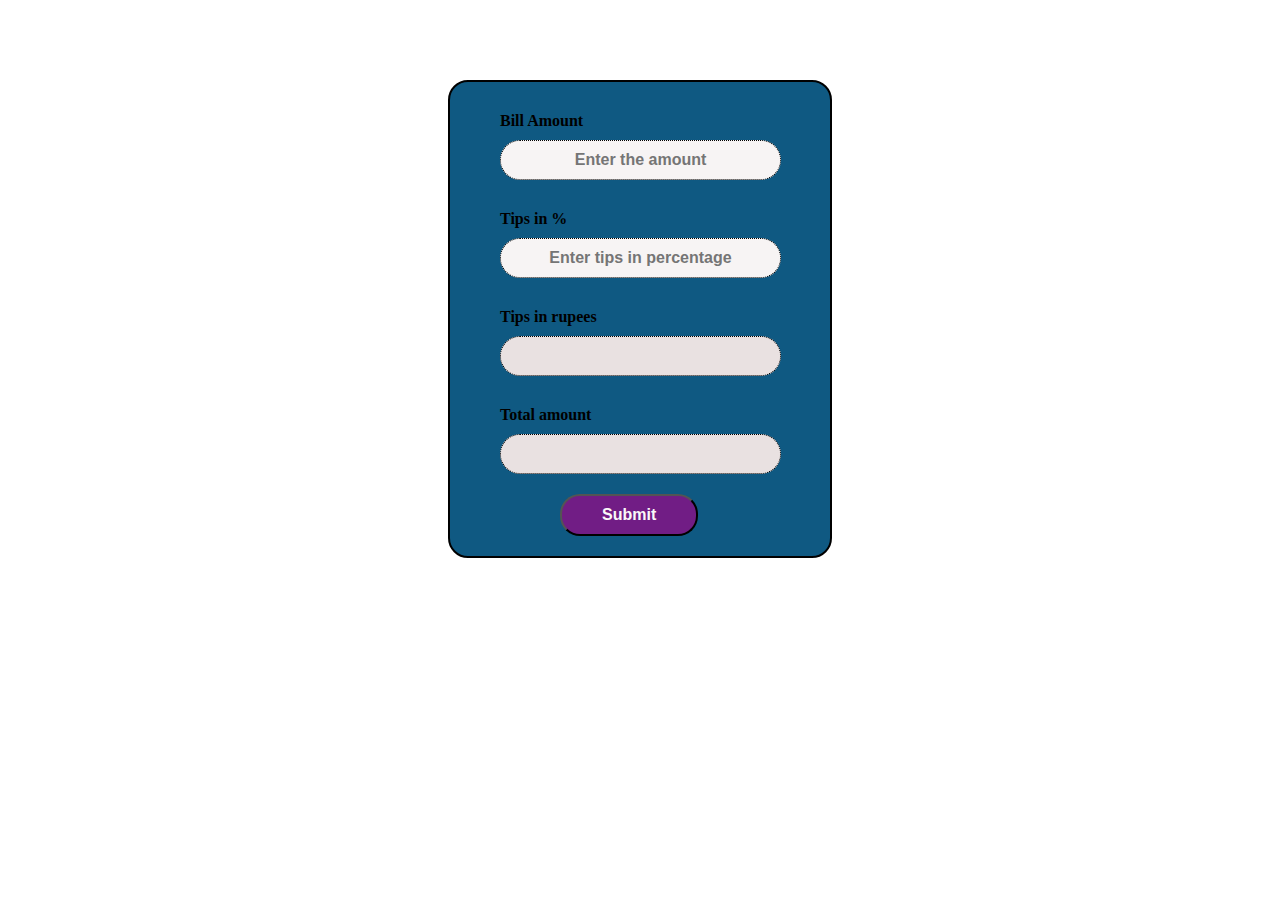
<file: bill calculate/index.html>
<!DocType HTML>
	<head>
		<title>Bill calculate</title>
		<meta charset="UTF-8">
		<meta name="viewport" content="width=device-width, initial-scale=1.0">
		<link rel="stylesheet" href="css/style.css">
		<link rel="stylesheet" href="css/media.css">
	</head>
	<body>
		<section >
			<div class="container">
				<div class="row">
					<form>
						<div class="inp">
							<p>Bill Amount</p>
							<input type="text" id="amount" placeholder="Enter the amount">
						</div>
						<div class="inp">
							<p>Tips in %</p>
							<input type="text" id="tipper" placeholder="Enter tips in percentage">
						</div>
						<div class="inp2">
							<p>Tips in rupees</p>
							<input disabled type="text" id="tiprub">
						</div>
						<div class="inp2">
							<p>Total amount</p>
							<input disabled type="text" id="tot">
						</div>
						<div class="touch">
							<input type="submit" id="but">  
						</div>
					</form>
				</div>
			</div>
		</section>
		<script src="main.js">
		</script>
	</body>
</html>
</file>
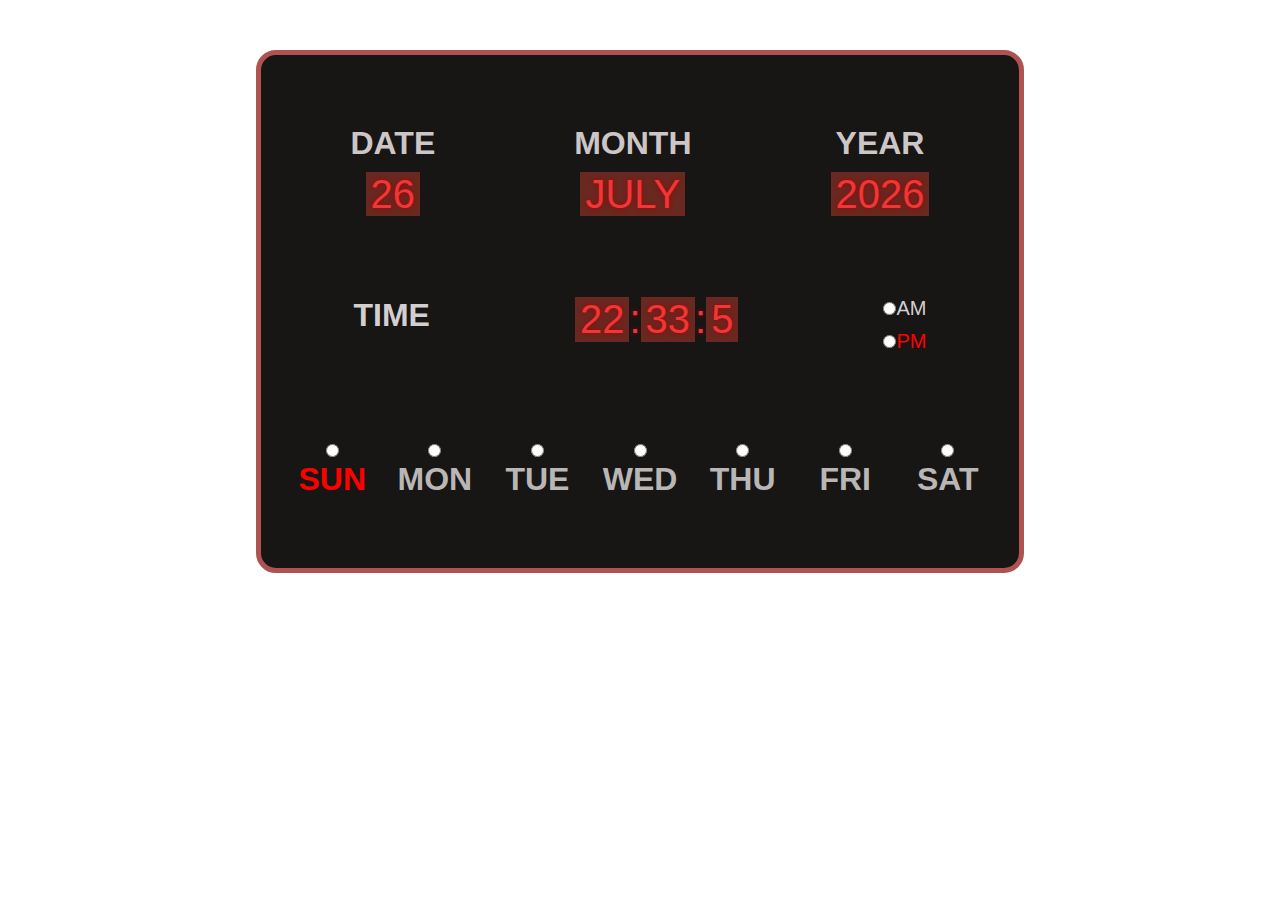
<file: digital clock/index.html>
<!DOCTYPE html>
<html>
    
	<head>
		<title>DIGITAL CLOCK</title>
		<meta charset="UTF-8">
		<meta name="viewport" content="width=device-width , initial-scale=1.0">
		<link rel="stylesheet" href="css/style.css">
		<link rel="stylesheet" href="css/media.css">
        <link rel="stylesheet" href="https://cdnjs.cloudflare.com/ajax/libs/font-awesome/4.7.0/css/font-awesome.min.css">
	</head>
	<body>
        <section>
            <div class="container">
                <div class="row1">
                    <div class="col1">
                        <div class="col1-content">
                            <h1>
                                DATE
                            </h1>
                            <p id="date">
                                00
                            </p>
                        </div>
                        <div class="col1-content">
                            <h1>
                                MONTH
                            </h1>
                            <p id="month">
                                00
                            </p>
                        </div>
                        <div class="col1-content">
                            <h1>
                                YEAR
                            </h1>
                            <p id="year">
                                00
                            </p>
                        </div>
                    </div>
                </div>
                <div class="row3">
                    <div class="col3">
                        <div class="col3-content">
                            <h1>TIME</h1>
                        </div> 
                        <div class="col3-content">
                            <div class="timer">
                                <div id="hour" class="col3-time">
                                    00
                                </div>
                                <p>:</p>
                                <div id="min" class="col3-time">
                                    00
                                </div>
                                <p>:</p>
                                <div id="sec" class="col3-time">
                                    00
                                </div>
                            </div>
                        </div>
                        <!--<div class="col3-content">
                            <div class="rad">
                                <div class="ampm"></div>
                                <p>AM</p>
                            </div>
                            <div class="rad">
                                <div class="ampm"></div>
                                <p>PM</p>
                            </div>
                        </div>-->
                        <div class="col3-content click">
                            <div class="rad">
                               <input type="radio"><span id="am">AM</span>
                            </div>
                            <div class="rad">
                                <input type="radio" ><span id="pm">PM</span>
                            </div>
                        </div>
                    </div>
               </div>
                <div class="row2">
                    <div class="col2">
                        <div class="col2-content">
                            <input type="radio">
                            <h1 id="sun">SUN</h1>
                        </div>
                        <div class="col2-content">
                            <input type="radio">
                            <h1 id="mon">MON</h1>
                        </div>
                        <div class="col2-content">
                            <input type="radio">
                            <h1 id="tue">TUE</h1>
                        </div>
                        <div class="col2-content">
                            <input type="radio">
                            <h1 id="wed">WED</h1>
                        </div>
                        <div class="col2-content">
                            <input type="radio">
                            <h1 id="thu">THU</h1>
                        </div>
                        <div class="col2-content">
                            <input type="radio">
                            <h1 id="fri">FRI</h1>
                        </div>
                        <div class="col2-content">
                            <input type="radio">
                            <h1 id="sat">SAT</h1>
                        </div>
                    </div>
                </div>
                
            </div>
        </section>
        <script src="main.js"></script>
	</body>

</html>
</file>
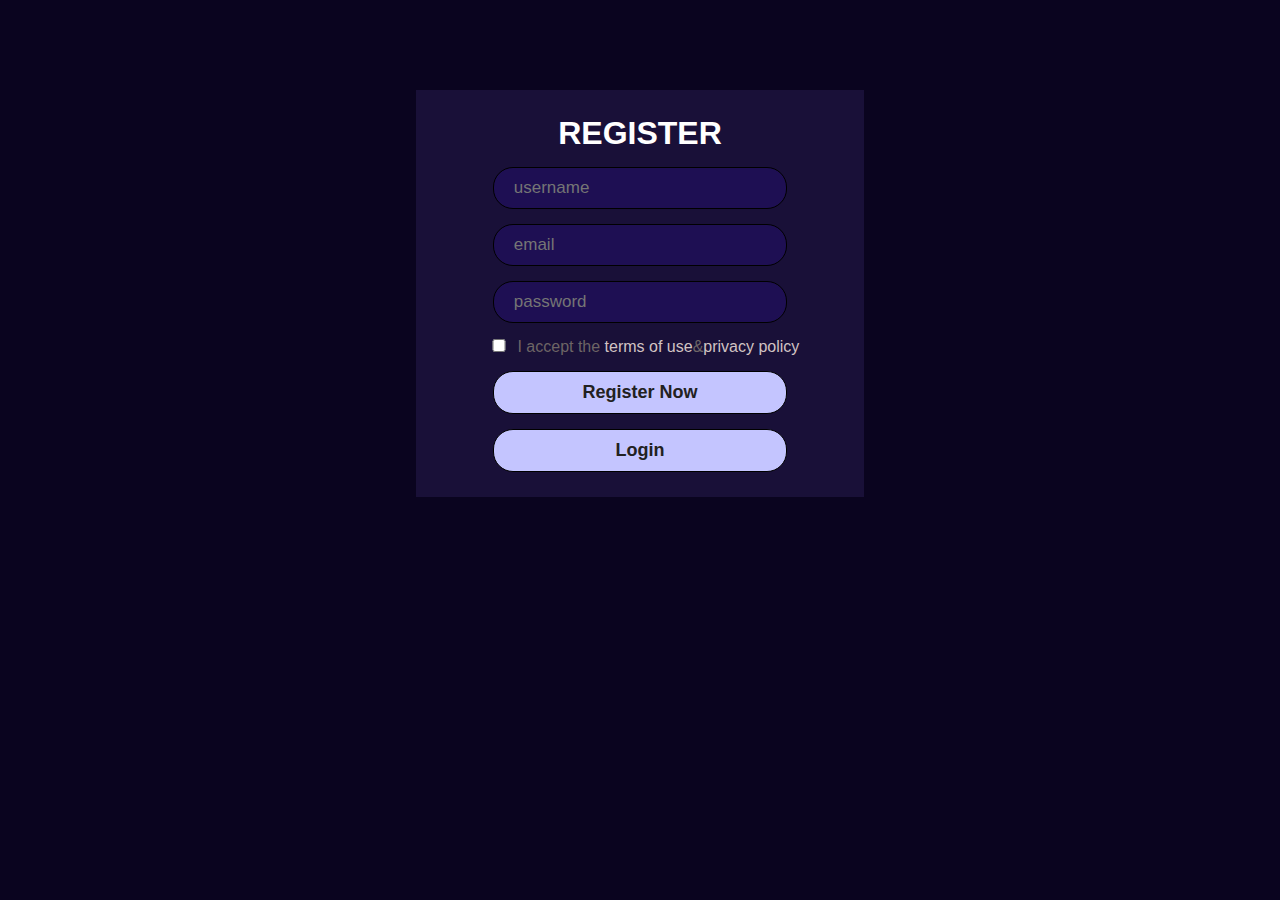
<file: instagram/index.html>
<!DOCTYPE html>
<html>
    
	<head>
		<title>Registration form</title>
		<meta charset="UTF-8">
		<meta name="viewport" content="width=device-width , initial-scale=1.0">
		<link rel="stylesheet" href="css/style.css">
		<link rel="stylesheet" href="css/media.css">
        <link rel="stylesheet" href="https://cdnjs.cloudflare.com/ajax/libs/font-awesome/4.7.0/css/font-awesome.min.css">
	</head>
    <body>
        <section>
        <div class="container">
            <div class="row">
                <form >
                    <h1>register</h1>
                    <div class="icon">
                        <input type="text" id="username" placeholder="username">
                    </div>
                    
                    <div class="icon">
                        <input type="email" id="email" placeholder="email" >
                        
                    </div>
                    
                    <div class="icon">
                        <input type="password" placeholder="password" id="password">
                        
                    </div>
                    
                    <div class="icon">
                        <input type="checkbox" class="check" id="check">I accept the <span> terms of use</span>&<span>privacy policy</span>
                        
                    </div>
                    
                    <div class="icon">
                        <input type="submit" value="register now" class="register" id="register">
                    </div>
                    <div class="icon2">
                        <input type="submit" value="Login" class="login" id="login">
                    </div>
                </form>    
                
            </div>
        </div>
          </section>
          <script src="main.js">
            </script>
    </body>
</html>
</file>
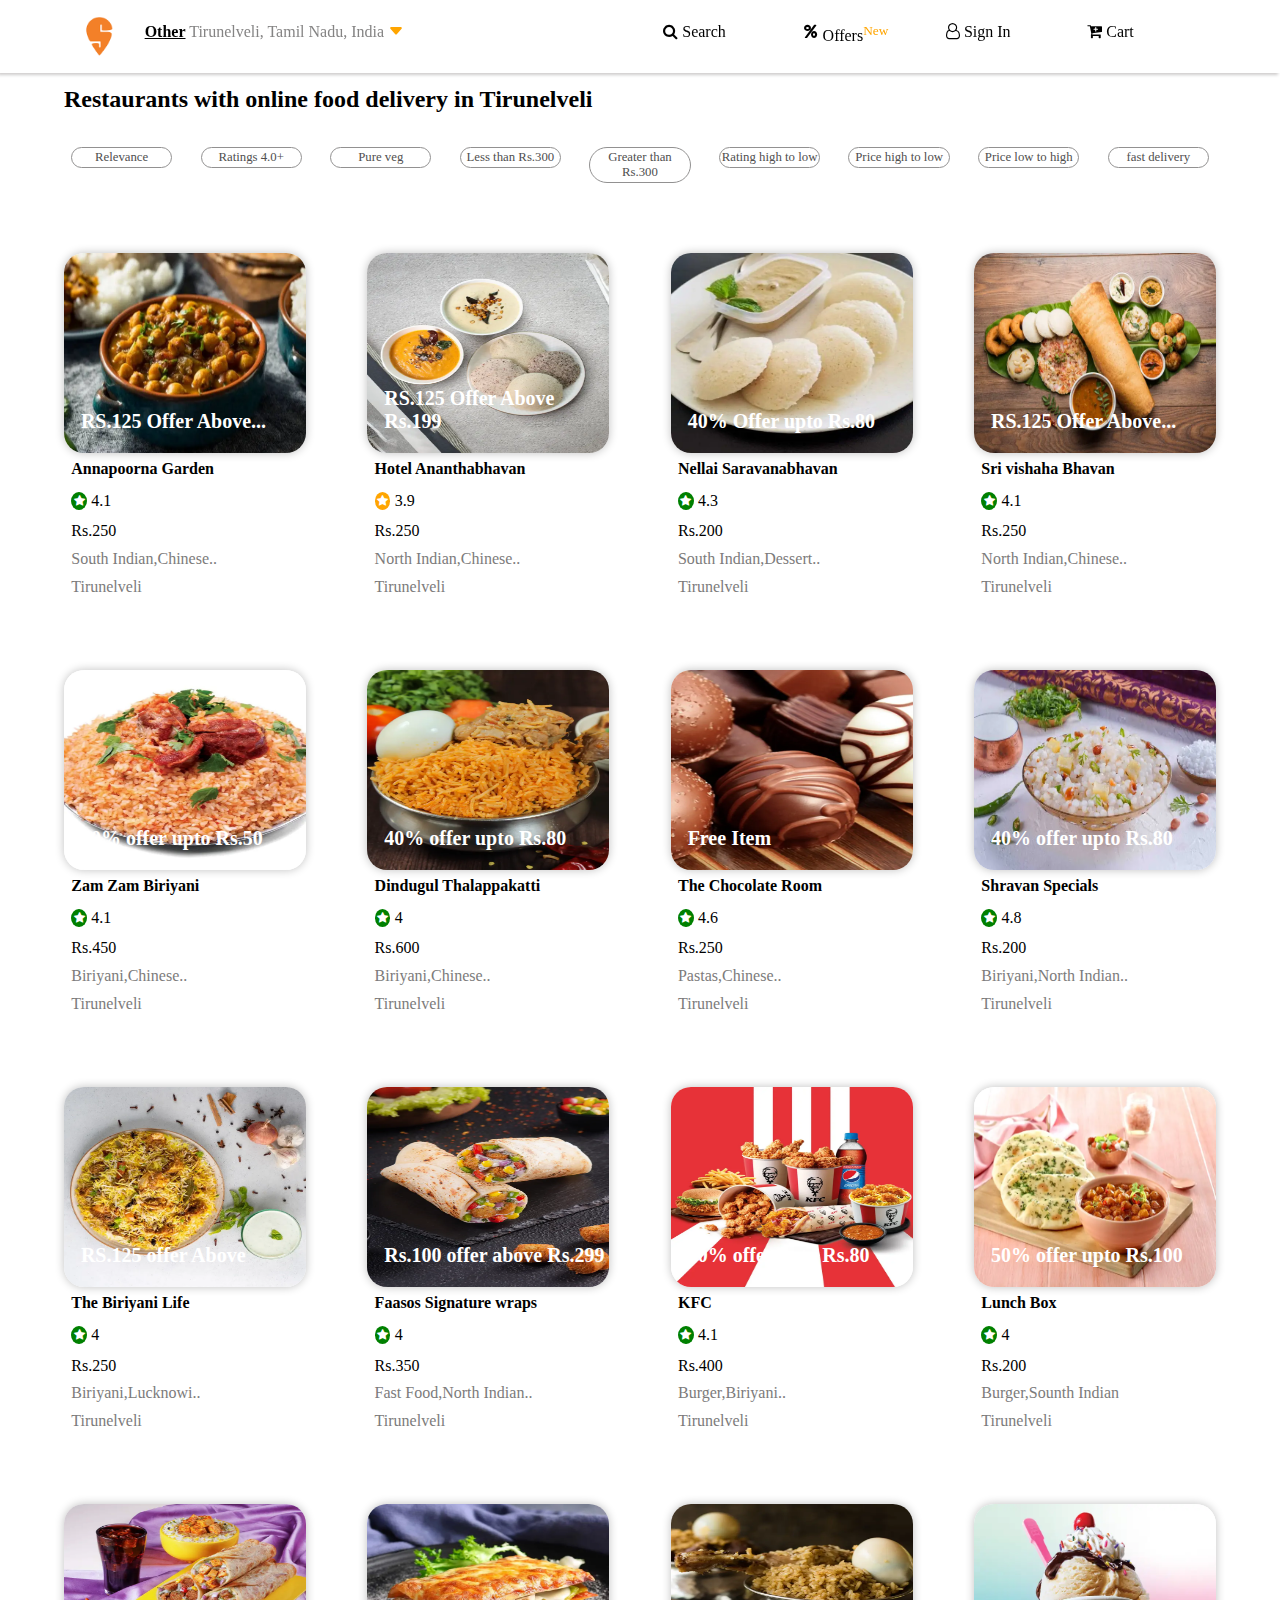
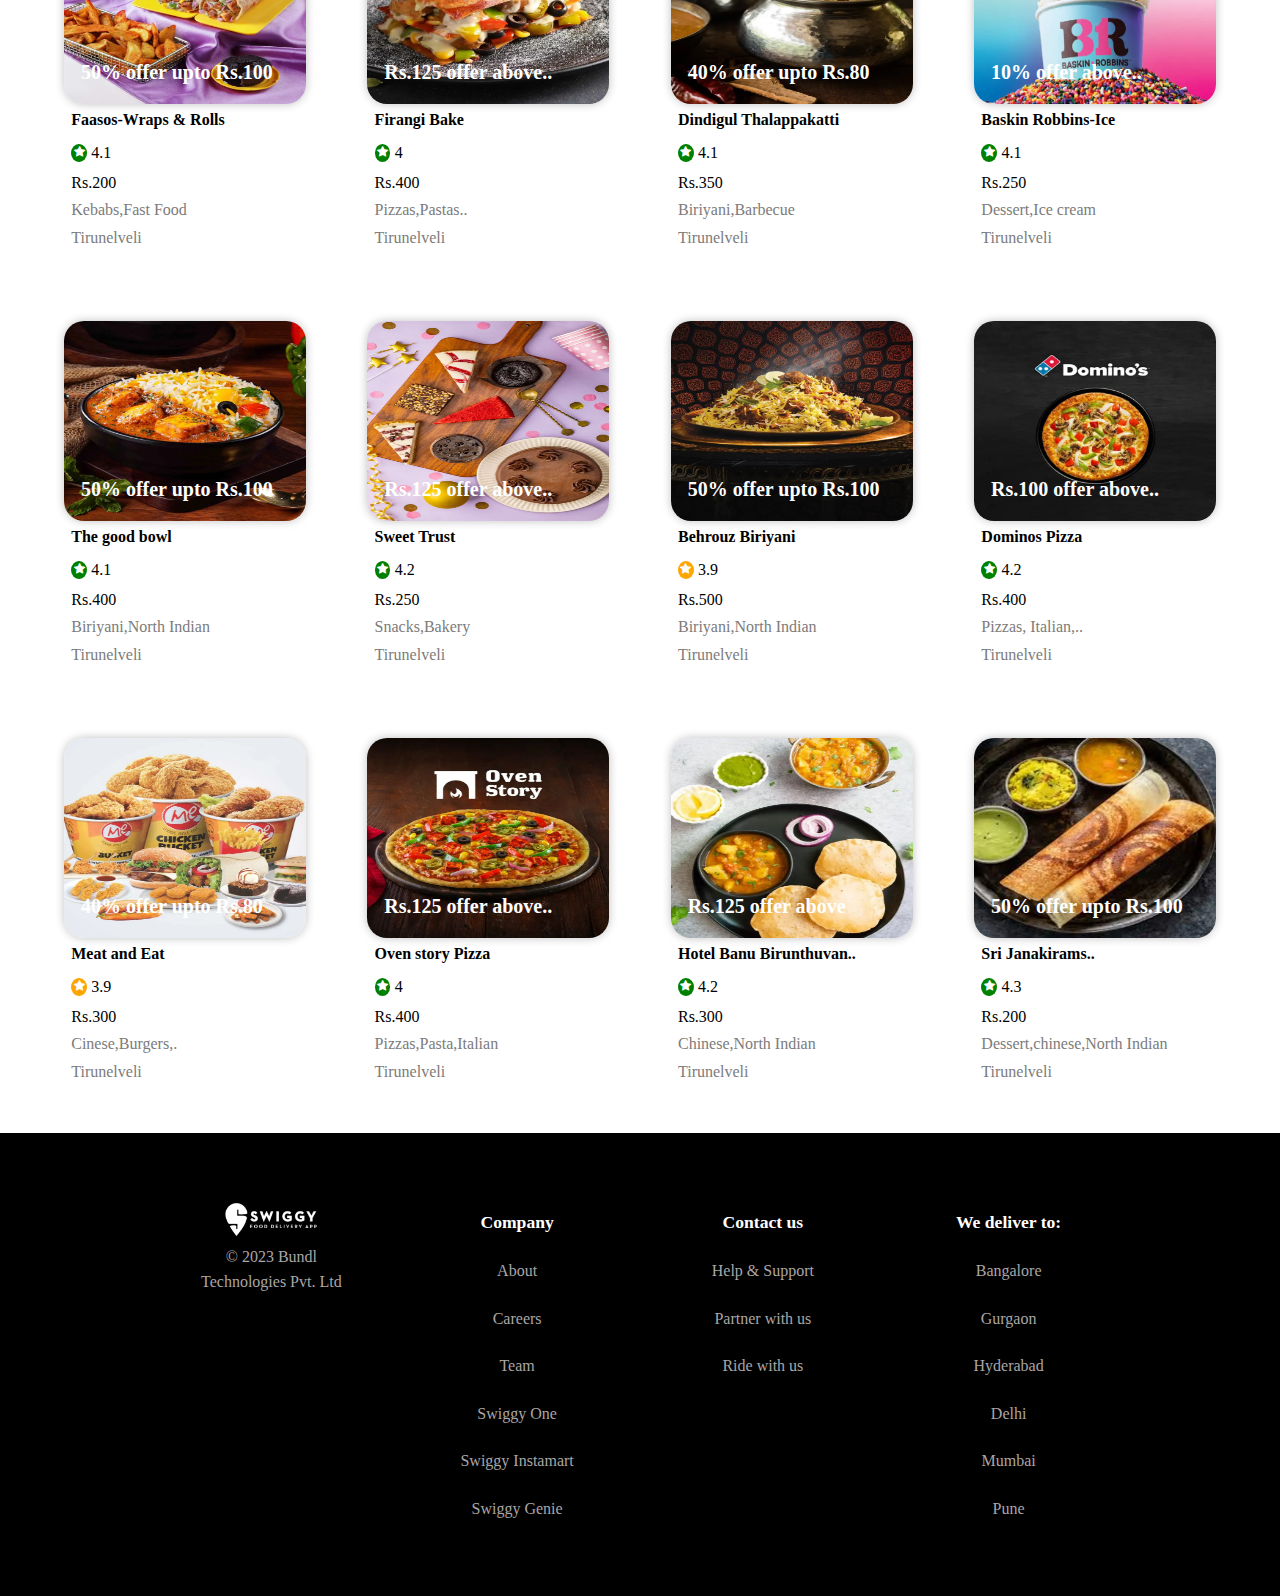
<file: swiggy/index.html>
<!DocType HTML>
	<head>
		<title>Swiggy</title>
		<meta charset="UTF-8">
		<meta name="viewport" content="width=device-width, initial-scale=1.0">
		<link rel="stylesheet" href="css/style.css">
		<link rel="stylesheet" href="css/media.css">
		<link rel="stylesheet" href="https://cdn.jsdelivr.net/npm/bootstrap-icons@1.10.4/font/bootstrap-icons.css">
        <link rel="stylesheet" href="https://cdnjs.cloudflare.com/ajax/libs/font-awesome/4.7.0/css/font-awesome.min.css">
	</head>
	<body>
		<!-- header -->
		<header>
			<div class="head-container">
				<div class="head-row">
					<div class="head-col1">
						<div class="head-logo">
							<img src="images/logo.png" alt="">
						</div>
						<p>
							<span class="head-change" style="text-decoration: underline;color: black;font-weight: bold;">Other</span>
							Tirunelveli, Tamil Nadu, India
							<i class="bi bi-caret-down-fill" style="color: orange;"></i>
						</p>
					</div>
					<div class="head-col2">
						<div>
                            <i class="fa fa-search" aria-hidden="true"></i>
							<p>Search</p>
                        </div>
						<div>
                            <i class="fa fa-percent" aria-hidden="true"></i>
							<p>Offers<sup>New</sup></p>
                        </div>
						<!-- <div>
                            <i class="fa fa-bandcamp" aria-hidden="true"></i>
							<p>Help</p>
                        </div> -->
						<div>
                            <i class="fa fa-user-o" aria-hidden="true"></i>
							<p>Sign In</p>
                        </div>
						<div>
                            <i class="fa fa-cart-plus" aria-hidden="true"></i>
							<p>Cart</p>
                        </div>
					</div>
				</div>
			</div>
		</header>
		<!-- card-section -->
		<section class="card-section">
		<div class="card-container">
			<div class="card-row">
				<h2>Restaurants with online food delivery in Tirunelveli</h2>
				<div class="card-col1">
					<div class="card-head">
						<p onclick="relevance()">Relevance</p>
					</div>
					<div class="card-head" onclick="ratingGreaterThan4()">
						<p>Ratings 4.0+
						</p>
					</div>
					<div class="card-head" onclick="vegetarian()">
						<p>Pure veg</p>
					</div>
					<div class="card-head" onclick="lessThan300()">
						<p>Less than Rs.300</p>
					</div>
					<div class="card-head" onclick="greaterThan300()">
						<p>Greater than Rs.300</p>
					</div>
					<div class="card-head"  onclick="sortRatingHightoLow()">
						
						<p>Rating high to low</p>
					</div>
					<div class="card-head" onclick="priceHightoLow()">
						<p>Price high to low</p>
					</div>
					<div class="card-head" onclick="priceLowtoHigh()">
						<p>Price low to high</p>
					</div>
					<div class="card-head" onclick="fastDelivery()">
						<p>fast delivery</p>
					</div>
				</div>
				<div class="card-col2" id="cardcol2">

				</div>
			</div>
		</div>
		</section>


		<!-- footer -->
		<footer>
			<div class="foot-container">
				<div class="foot-row">
					<div class="foot-col">
						<div class="foot-logo">
							<img src="images/footer.png" alt="">
						</div>
						<div class="foot-logopara">
							<p>© 2023 Bundl</p>
							<p> Technologies Pvt. Ltd</p>
						</div>
					</div>
					<div class="foot-col">
						<h4 class="foot-paras">Company</h4>
						<p>About</p>
						<p>Careers</p>
						<p>Team</p>
						<p>Swiggy One</p>
						<p>Swiggy Instamart</p>
						<p>Swiggy Genie</p>
					</div>
					<div class="foot-col">
						<h4 class="foot-paras">Contact us</h4>
						<p>Help & Support</p>
						<p>Partner with us</p>
						<p>Ride with us</p>
					</div>
					<div class="foot-col">
						<h4 class="foot-paras">We deliver to:</h4>
						<p>Bangalore</p>
						<p>Gurgaon</p>
						<p>Hyderabad</p>
						<p>Delhi</p>
						<p>Mumbai</p>
						<p>Pune</p>
					</div>
				</div>
			</div>
		</footer>
		<script src="main.js">
		</script>
	</body>
</html>
</file>
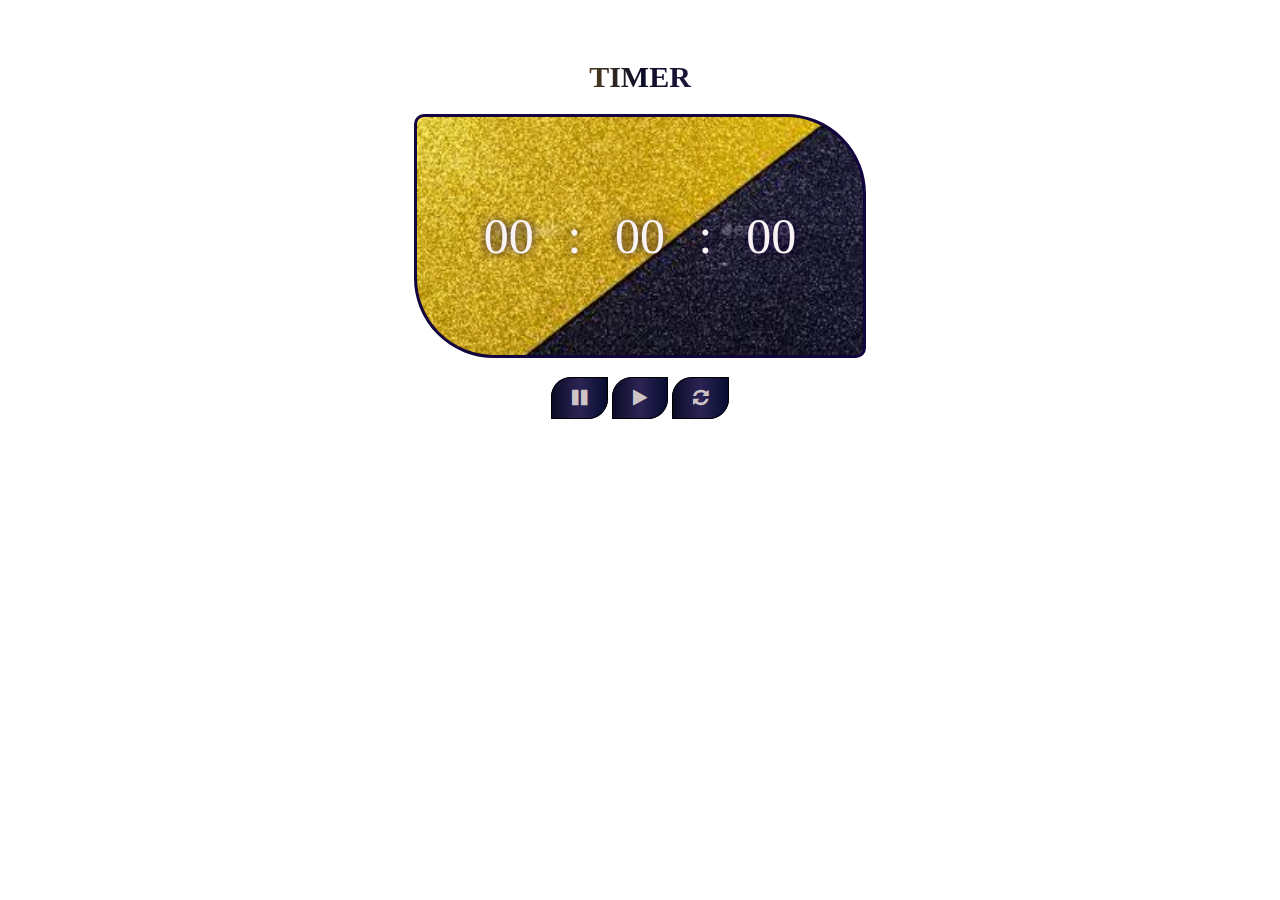
<file: timer/index.html>
<!DocType HTML>
<html>
	<head>
		<title>timer</title>
		<meta charset="UTF-8">
		<meta name="viewport" content="width=device-width, initial-scale=1.0">
		<link rel="stylesheet" href="css/style.css">
		<link rel="stylesheet" href="css/media.css">
          <link rel="stylesheet" href="https://cdnjs.cloudflare.com/ajax/libs/font-awesome/4.7.0/css/font-awesome.min.css">
	</head>
	<body>
     <section>
        <div class="container">
          <div class="row">
               <div class="col">
                    <h1>TIMER</h1>
                    <div class="timer">
                         <div id="hour">
                              00
                         </div>
                         <p>:</p>
                         <div id="min">
                              00
                         </div>
                         <p>:</p>
                         <div id="sec">
                              00
                         </div>
                    </div>
                    <div class="button">
                         <a href="#" id="stop"><i class="fa fa-pause" aria-hidden="true"></i></a>
                         <a href="#" id="start"><i class="fa fa-play" aria-hidden="true"></i></a>
                         <a href="#" id="restart"><i class="fa fa-refresh" aria-hidden="true"></i></a>
                    </div>
               </div>
          </div>
        </div>
        
     </section>
        <script src="main.js"></script>
	</body>
</html>
</file>
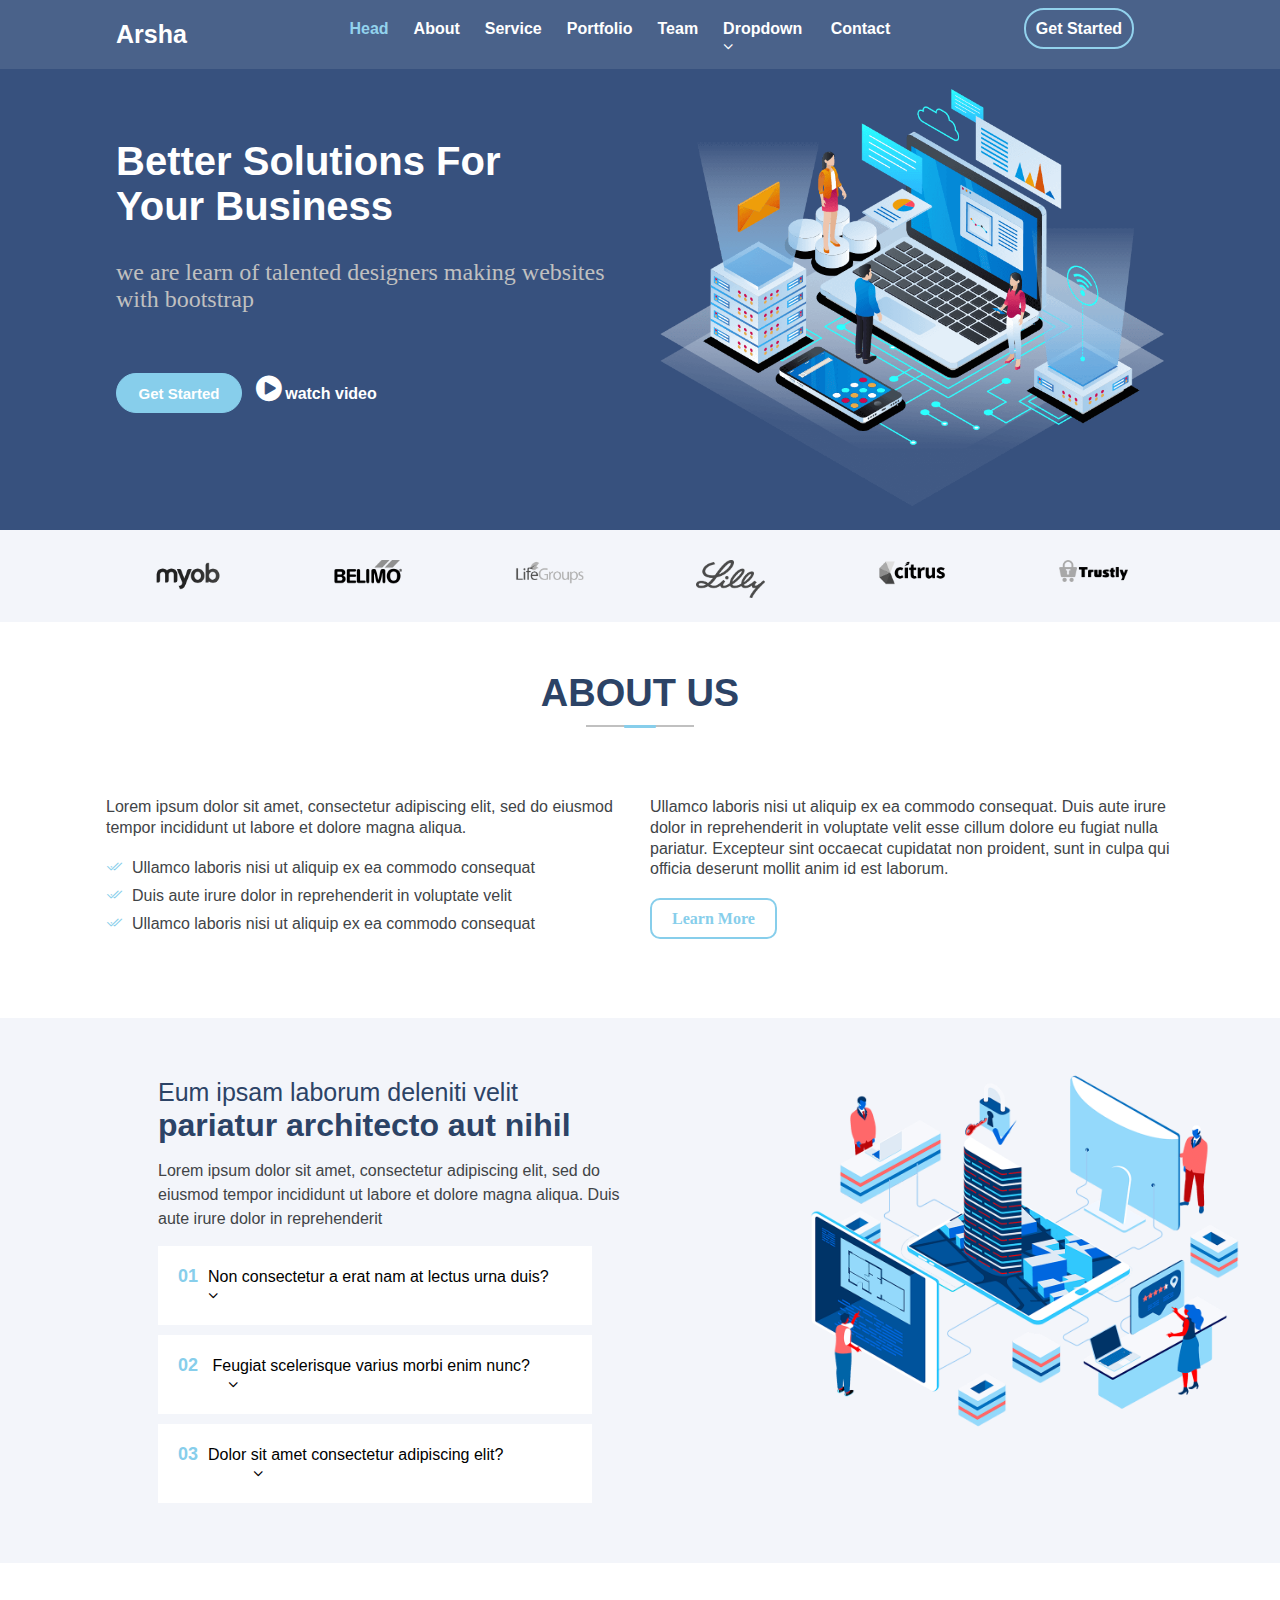
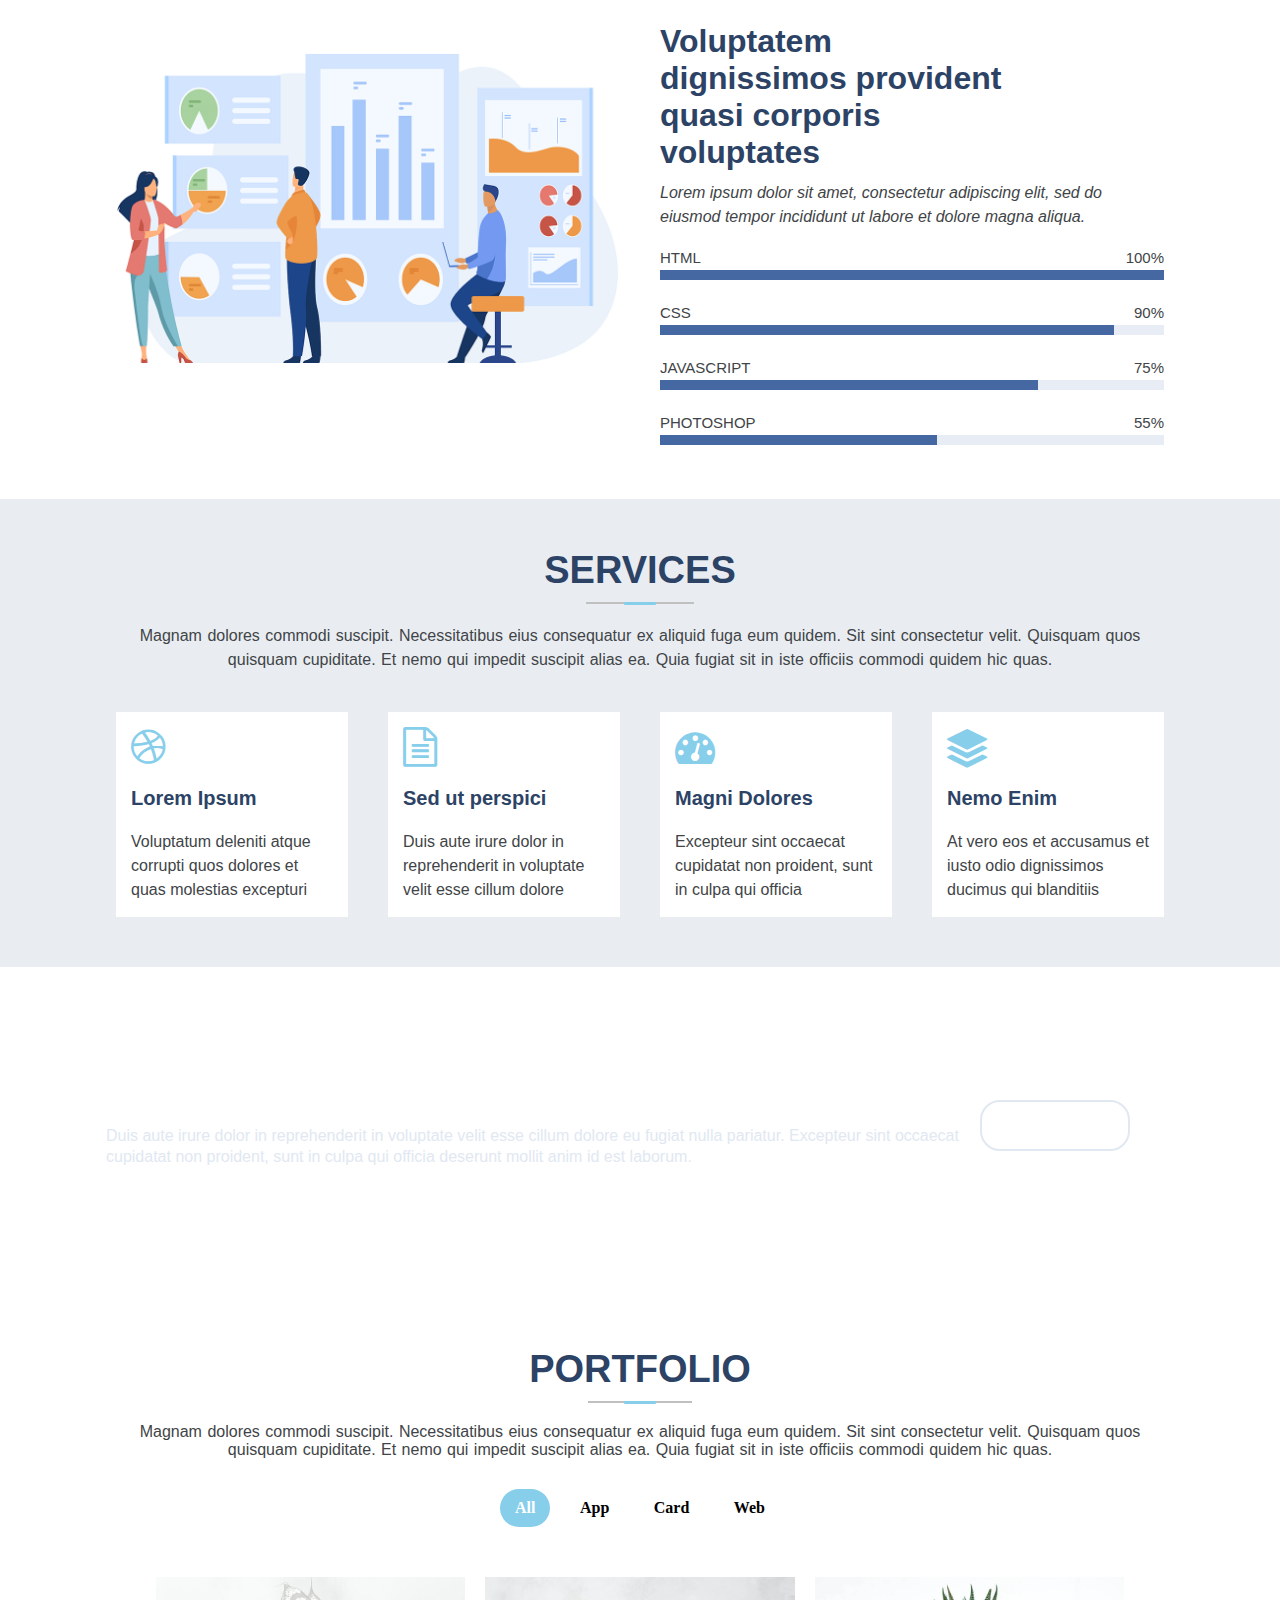
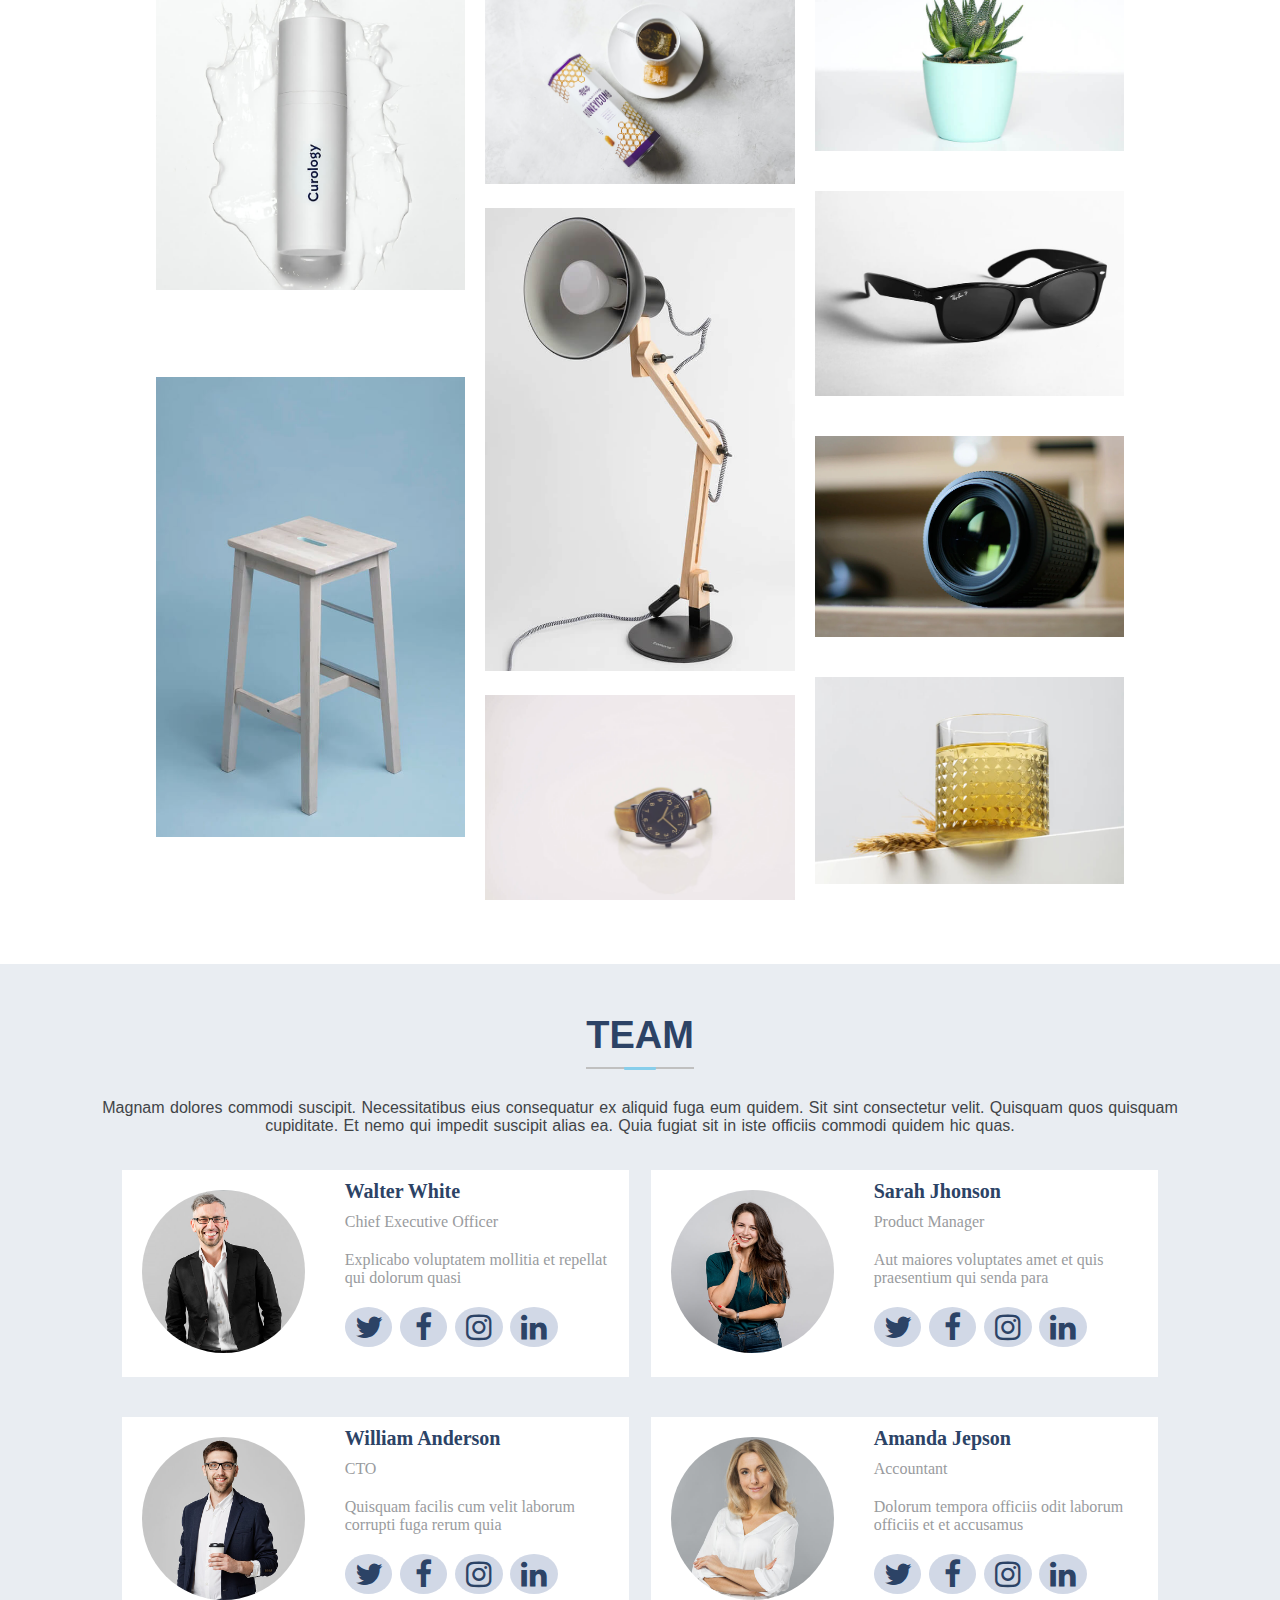
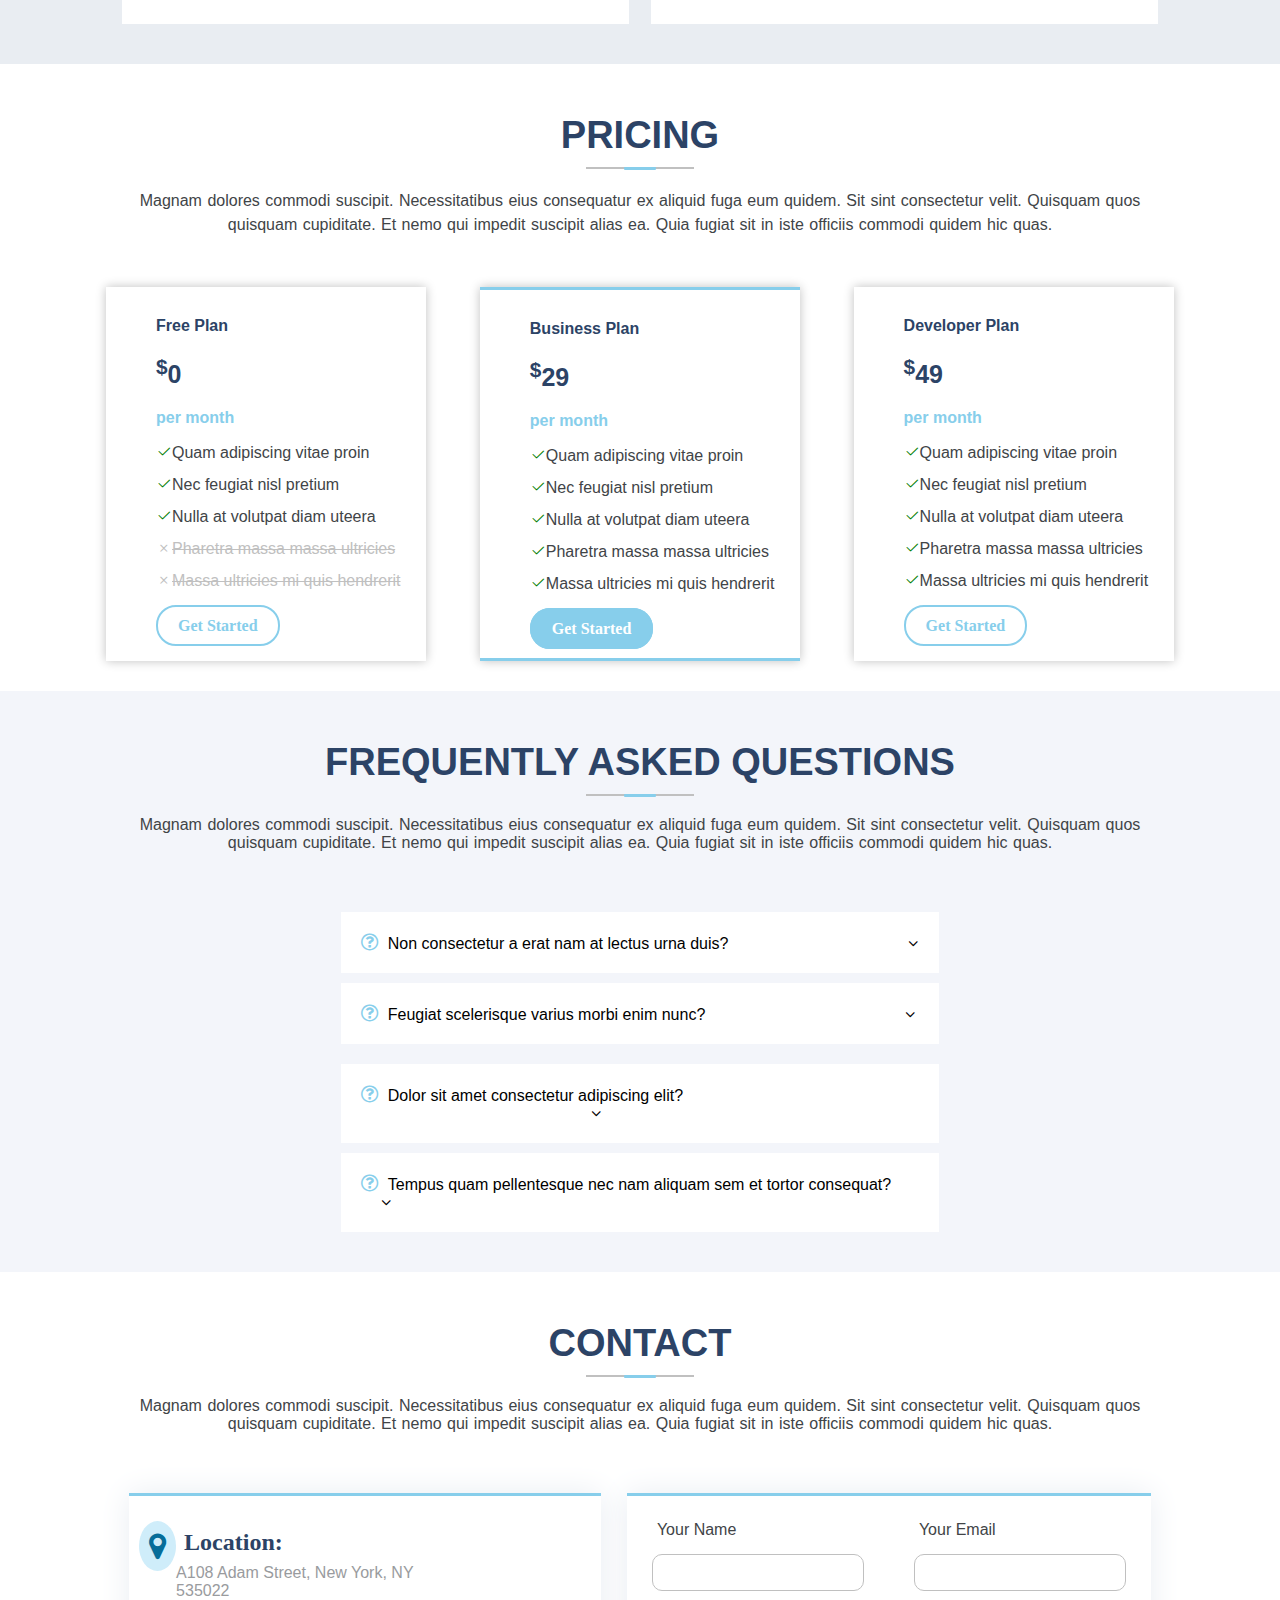
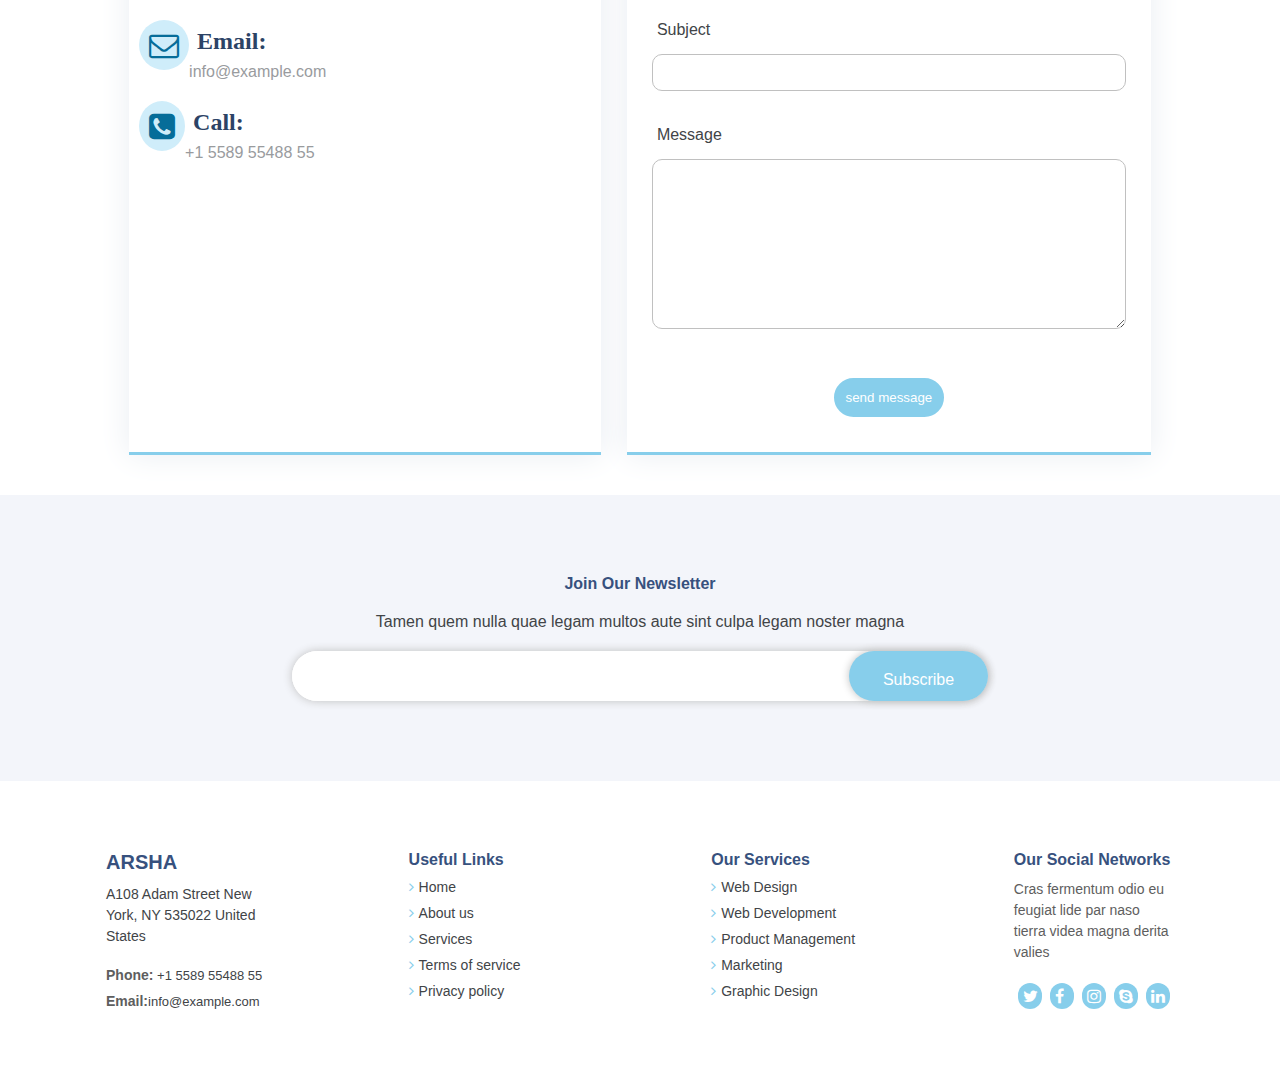
<file: website/index.html>
<!DocType HTML>
<html>
	<head>
		<title>
			Arsha
		</title>
		<meta charset="UTF-8">
		<meta name="viewport" content="width=device-width, initial-scale=1.0">
		<link rel="stylesheet" href="css/style.css">
		<link rel="stylesheet" href="css/media.css">
		<link rel="stylesheet" href="https://unpkg.com/aos@next/dist/aos.css"/>
		<link rel="stylesheet" href="https://cdn.jsdelivr.net/npm/bootstrap-icons@1.10.4/font/bootstrap-icons.css">
		<link rel="stylesheet" href="https://cdnjs.cloudflare.com/ajax/libs/font-awesome/4.7.0/css/font-awesome.min.css">
		<style>
			.resh{
			font-size:30px;
			padding-left:10px;
			color:white;
			}
			.resh:hover{
			cursor:pointer;
			color:skyblue;
			background-color:rgb(5, 52, 128);
			}
			
		</style>
	</head>
	<body>
		<!--head-->
		<header class="head-section">
			<div class="head-container">
				<div class="head-row">
					<div class="head-logo">
						arsha
					</div>
					<nav class="head-navi">
						<ul>
							<li><a href="#home" class="anchor1">head</a></li>
							<li><a href="#about" class="anch1">about</a></li>
							<li><a href="#service" class="anch1">service</a></li>
							<li><a href="#portfolio" class="anch1">portfolio</a></li>
							<li><a href="#team" class="anch1">team</a></li>
							<li class="head-list">								
								<a href="#" class="anch1">dropdown<i class="fa fa-angle-down" aria-hidden="true"></i></a>
								<ul class="dropdown">
									<li>drop down1</li>
									<li class="head-list2">deep drop down<i class="fa fa-angle-right" aria-hidden="true"></i>
										<ul class="dropdown2">
											<li>deep drop down 1</li>
											<li>deep drop down 2</li>
											<li>deep drop down 3</li>
											<li>deep drop down 4</li>
											<li>deep drop down 5</li>
										</ul>
									</li>
									<li>drop down2</li>
									<li>drop down3</li>
									<li>drop down4</li>
								</ul>
							</li>
							<li><a href="#contact" class="anch1">contact</a></li>
						</ul>
					</nav>
					<div class="head-link">
						<a href="#">get started</a>
					</div>
					<div class="headbar">
						<i class=" fa fa-bars" aria-hidden="true"></i>
					</div>
				</div>
			</div>
		</header>
		<!--home-->
		<section class="home-section2" id="home">
			<div class="home-container2">
				<div class="home-row2">
					<div class="home-col4">
						<p class="home-pa2">
							better solutions for<br>your business
						</p>
						<p class="home-para3">
							we are learn of talented designers making websites with bootstrap
						</p>
						<div class="home-di1">
							<button class="home-but1">
								get started
							</button>
						</div>
							<i class="fa fa-play-circle resh" aria-hidden="true"></i>
							<b class="bold">watch video</b>
					</div>
					<div class="home-col5">
						<img class="imag" src="images/business.png" alt="business">
					</div>
				</div>
			</div>
		</section>
		<!--images-->
		<section class="filter-section">
			<div class="filter-container">
				<div class="filter-row">
					<div class="filter-col">
						<img class="filter-image"src="images/client-1.png">
					</div>
					<div class="filter-col">
						<img class="filter-image" src="images/client-2.png">
					</div>
					<div class="filter-col">
						<img class="filter-image" src="images/client-3.png">
					</div>
					<div class="filter-col">
						<img class="filter-image" src="images/client-4.png">
					</div>
					<div class="filter-col">
						<img class="filter-image" src="images/client-5.png">
					</div>
					<div class="filter-col">
						<img class="filter-image" src="images/client-6.png">
					</div>
				</div>
			</div>
		</section>
		<!--about-->
		<section class="about-section" id="about">
			<div class="about-container">
				<h1>ABOUT US</h1>
				<div class="before-line">
					<div class="before-line2">
						<div class="before-line3">
						</div>
					</div>
				</div>
				<div class="about-row">
					<div class="about-col1">
						<p>
							Lorem ipsum dolor sit amet, consectetur adipiscing elit, sed do eiusmod tempor incididunt 
							ut labore et dolore magna aliqua.
						</p>
						<ul>
							<li><i class="bi bi-check2-all"></i>Ullamco laboris nisi ut aliquip ex ea commodo consequat</li>
							<li><i class="bi bi-check2-all"></i>Duis aute irure dolor in reprehenderit in voluptate velit</li>
							<li><i class="bi bi-check2-all"></i>Ullamco laboris nisi ut aliquip ex ea commodo consequat</li>
						</ul>
					</div>
					<div class="about-col2">
						<p>
							Ullamco laboris nisi ut aliquip ex ea commodo consequat. Duis aute irure dolor in reprehenderit in voluptate velit esse cillum dolore eu fugiat nulla pariatur.
							Excepteur sint occaecat cupidatat non proident, sunt in culpa qui officia deserunt mollit anim id est laborum.
						</p>
						<div class="about-icon">
							<a href="#">learn more</a>
						</div>
					</div>
				</div>
			</div>
		</section>
		<!--question-->
		<section class="question-section">
			<div class="question-container">
				<div class="question-row">
					<div class="question-col1">
						<p class="question-para">
							Eum ipsam laborum deleniti velit <span class="question-edit">pariatur architecto aut nihil</span>
						</p>
						<p class="question-para2">
							Lorem ipsum dolor sit amet, consectetur adipiscing elit, sed do eiusmod tempor incididunt ut labore
							et dolore magna aliqua. Duis aute irure dolor in reprehenderit
						</p>
						<div class="question-sub1">
							<p class="question-para3">
								<span class="question-edit1">01</span>Non consectetur a erat nam at lectus urna duis?<i class=" point1 fa fa-angle-down aria-hidden="true" ></i>
							<p>
							<p class="question-para4">
								Feugiat pretium nibh ipsum consequat. Tempus iaculis urna id volutpat lacus laoreet non curabitur gravida. 
								Venenatis lectus magna fringilla urna porttitor rhoncus dolor purus non.
							</p>
						</div>
						<div class="question-sub2">
							<div class="question-sub1">
								<p class="question-para3">
									<span class="question-edit1">02</span> Feugiat scelerisque varius morbi enim nunc?<i class=" point2 fa fa-angle-down aria-hidden="true" ></i>
								<p>
								<p class="question-para4">
									Dolor sit amet consectetur adipiscing elit pellentesque habitant morbi. Id interdum velit laoreet id donec ultrices. Fringilla phasellus faucibus scelerisque eleifend donec pretium. Est pellentesque elit ullamcorper dignissim.
									Mauris ultrices eros in cursus turpis massa tincidunt dui.
								</p>
							</div>
						</div>
						<div class="question-sub1">
							<p class="question-para3">
								<span class="question-edit1">03</span>Dolor sit amet consectetur adipiscing elit?<i class=" point3 fa fa-angle-down aria-hidden="true"></i>
							<p>
							<p class="question-para4">
								Eleifend mi in nulla posuere sollicitudin aliquam ultrices sagittis orci. Faucibus pulvinar elementum integer enim. Sem nulla pharetra diam sit amet nisl suscipit. Rutrum tellus pellentesque eu tincidunt. Lectus urna duis convallis convallis tellus. 
								Urna molestie at elementum eu facilisis sed odio morbi quis
							</p>
						</div>
					</div>
					<div class="question-col2">
						<img src="images/why.png">
					</div>
				</div>
			</div>
		</section>
		<!--skill-->
		<section class="skill-section">
			<div class="skill-container">
				<div class="skill-row">
					<div class="skill-col1">
						<img src="images/skills.png">
					</div>
					<div class="skill-col2">
						<p class="skill-para">
							Voluptatem dignissimos provident quasi corporis voluptates
						</p>
						<p class="skill-para2">
							<i>Lorem ipsum dolor sit amet, consectetur adipiscing elit, 
							sed do eiusmod tempor incididunt ut labore et dolore magna aliqua.</i>
						</p>
						<div class="skill-sub">
							<div class="skill-sub2">
								<p>HTML</p>
								<p>100%</p>
							</div>
							<div class="loading">
								<div class="load1">
								</div>
							</div>
						</div>
						<div class="skill-sub">
							<div class="skill-sub2">
								<p>CSS</p>
								<p>90%</p>
							</div>
							<div class="loading">
								<div class="load2">
								</div>
							</div>
						</div>
						<div class="skill-sub">
							<div class="skill-sub2">
								<p>JAVASCRIPT</p>
								<p>75%</p>
							</div>
							<div class="loading">
								<div class="load3">
								</div>
							</div>
						</div>
						<div class="skill-sub">
							<div class="skill-sub2">
								<p>PHOTOSHOP</p>
								<p>55%</p>
							</div>
							<div class="loading">
								<div class="load4">
								</div>
							</div>
						</div>
					</div>
				</div>
			</div>
		</section>
		<!--service-->
		<section class="service-section" id="service">
			<div class="service-container">
				<h1>SERVICES</h1>
				<div class="before-line">
					<div class="before-line2">
						<div class="before-line3">
						</div>
					</div>
				</div>
				<p class="service-para">
					Magnam dolores commodi suscipit. Necessitatibus eius consequatur ex aliquid fuga eum quidem. Sit sint consectetur velit. Quisquam quos quisquam cupiditate. Et nemo qui impedit suscipit alias ea.
					Quia fugiat sit in iste officiis commodi quidem hic quas.
				</p>
				<div class="service-row">
					<div class="service-col1">
						<div class="service-card">
							<div class="service-icon">
								<i class="fa fa-dribbble" aria-hidden="true"></i>
							</div>
							<div class="service-para1">
							<p>
							Lorem Ipsum
							</p>
							</div>
							<div class="service-para2">
							<p>
							Voluptatum deleniti atque corrupti quos dolores et quas molestias excepturi
							</p>
							</div>
						</div>
					</div>
					<div class="service-col1">
						<div class="service-card">
							<div class="service-icon">
								<i class="fa fa-file-text-o" aria-hidden="true"></i>
							</div>
							<div class="service-para1">
							<p>
							Sed ut perspici
							</p>
							</div>
							<div class="service-para2">
							<p>
							Duis aute irure dolor in reprehenderit in voluptate velit esse cillum dolore
							</p>
							</div>
						</div>
					</div>
					<div class="service-col1">
						<div class="service-card">
							<div class="service-icon">
								<i class="fa fa-tachometer" aria-hidden="true"></i>
							</div>
							<div class="service-para1">
							<p>
							Magni Dolores
							</p>
							</div>
							<div class="service-para2">
							<p>
							Excepteur sint occaecat cupidatat non proident, sunt in culpa qui officia
							</p>
							</div>
						</div>
					</div>
					<div class="service-col1">
						<div class="service-card">
							<div class="service-icon">
								<i class="bi bi-stack"></i>
							</div>
							<div class="service-para1">
							<p>
							Nemo Enim
							</p>
							</div>
							<div class="service-para2">
							<p>
							At vero eos et accusamus et iusto odio dignissimos ducimus qui blanditiis
							</p>
							</div>
						</div>
					</div>
				</div>
			</div>
		</section>
		<!--action-->
		<section class="action-sec">
			<div class="action-container">
				<div class="action-row">
					<div class="action-col">
						<div class="action-content">
							<h3>
								Call To Action
							</h3>
							<p>
								Duis aute irure dolor in reprehenderit in voluptate velit esse cillum dolore eu fugiat nulla pariatur. Excepteur sint occaecat cupidatat non proident,
								sunt in culpa qui officia deserunt mollit anim id est laborum.
							</p>
						</div>
						<div class="action-icon">
							<a href="#">call to action</a>
						</div>
					</div>
				</div>
			</div>
		</section>
		<!--portfolio-->
		<section class="port-section" id="portfolio">
			<div class="port-container">
				<h1>PORTFOLIO</h1>
				<div class="before-line">
					<div class="before-line2">
						<div class="before-line3">
						</div>
					</div>
				</div>
				<p class="port-para">
					Magnam dolores commodi suscipit. Necessitatibus eius consequatur ex aliquid fuga eum quidem. Sit sint consectetur velit. Quisquam quos quisquam cupiditate.
					Et nemo qui impedit suscipit alias ea. Quia fugiat sit in iste officiis commodi quidem hic quas.
				</p>
				
				<div class="anchor">
					<div class="anch">
						<a href="#">all</a>
					</div>
					<div class="anc">
						<a href="#">app</a>
					</div>
					<div class="anc">
						<a href="#">card</a>
					</div>
					<div class="anc">
						<a href="#">web</a>
					</div>
				</div>
				
				<div class="port-row">
					<div class="port-col1">
						<div class="card1">
							<div class="child">
								<img src="images/port-1.jpg">
							</div>
							<div class="content">
								<div class="port-content1">
									<p>app1</p>
									<p>app</p>
								</div>
								<div class="port-con1">
									<i class="fa fa-plus" aria-hidden="true"></i>
									<i class="fa fa-link" aria-hidden="true"></i>	
								</div>
							</div>
						</div>
						<div class="card1">
							<div class="child">
								<img src="images/port-2.jpg">
							</div>
							<div class="content">
								<div class="port-content2">
									<p>app1</p>
									<p>app</p>
								</div>
								<div class="port-con2">
									<i class="fa fa-plus" aria-hidden="true"></i>
									<i class="fa fa-link" aria-hidden="true"></i>	
								</div>
							</div>
						</div>
					</div>
					<div class="port-col1">
						<div class="card1">
							<div class="child">
								<img src="images/port-3.jpg">
							</div>
							<div class="content">
								<div class="port-content3">
									<p>web3</p>
									<p>web</p>
								</div>
								<div class="port-con3">
									<i class="fa fa-plus" aria-hidden="true"></i>
									<i class="fa fa-link" aria-hidden="true"></i>	
								</div>
							</div>
						</div>
						<div class="card1">
							<div class="child">
								<img src="images/port-4.jpg">
							</div>
							<div class="content">
								<div class="port-content4">
									<p>app1</p>
									<p>app</p>
								</div>
								<div class="port-con4">
									<i class="fa fa-plus" aria-hidden="true"></i>
									<i class="fa fa-link" aria-hidden="true"></i>	
								</div>
							</div>
						</div>
						<div class="card1">
							<div class="child">
								<img src="images/port-5.jpg">
							</div>
							<div class="content">
								<div class="port-content5">
									<p>app1</p>
									<p>app</p>
								</div>
								<div class="port-con5">
									<i class="fa fa-plus" aria-hidden="true"></i>
									<i class="fa fa-link" aria-hidden="true"></i>	
								</div>
							</div>
						</div>
					</div>
					<div class="port-col1">
						<div class="card1">
							<div class="child">
								<img src="images/port-6.jpg">
							</div>
							<div class="content">
								<div class="port-content6">
									<p>app2</p>
									<p>app</p>
								</div>
								<div class="port-con6">
									<i class="fa fa-plus" aria-hidden="true"></i>
									<i class="fa fa-link" aria-hidden="true"></i>										
								</div>
							</div>
						</div>
						<div class="card1">
							<div class="child">
								<img src="images/port-7.jpg">
							</div>
							<div class="content">
								<div class="port-content7">
									<p>app1</p>
									<p>app</p>
								</div>
								<div class="port-con7">
									<i class="fa fa-plus" aria-hidden="true"></i>
									<i class="fa fa-link" aria-hidden="true"></i>	
								</div>
							</div>
						</div>
						<div class="card1">
							<div class="child">
								<img src="images/port-8.jpg">
							</div>
							<div class="content">
								<div class="port-content8">
									<p>app1</p>
									<p>app</p>
								</div>
								<div class="port-con8">
									<i class="fa fa-plus" aria-hidden="true"></i>
									<i class="fa fa-link" aria-hidden="true"></i>	
								</div>
							</div>
						</div>
						<div class="card1">
							<div class="child">
								<img src="images/port-9.jpg">
							</div>
							<div class="content">
								<div class="port-content9">
									<p>app1</p>
									<p>app</p>
								</div>
								<div class="port-con9">
									<i class="fa fa-plus" aria-hidden="true"></i>
									<i class="fa fa-link" aria-hidden="true"></i>	
								</div>
							</div>
						</div>
					</div>
				</div>
			</div>
		</section>
		<!--team-->
		<section class="team-section" id="team">
			<div class="team-container">
				<h1>TEAM</h1>
				<div class="before-line">
					<div class="before-line2">
						<div class="before-line3">
						</div>
					</div>
				</div>
				<p class="team-para">
					Magnam dolores commodi suscipit. Necessitatibus eius consequatur ex aliquid fuga eum quidem. Sit sint consectetur velit. Quisquam quos quisquam cupiditate.
					Et nemo qui impedit suscipit alias ea. Quia fugiat sit in iste officiis commodi quidem hic quas.
				</p>
				<div class="team-row">
					<div class="team-col1">
						<div class="team-card">
							<div class="team-image1">
								<img src="images/team1.jpg" alt="team1" class="edit">					
							</div>
							<div class="team-write">
								<div class="team-content1">
									<p class="team-para1">Walter White</p>
									<p class="team-para2">Chief Executive Officer</p>
									<p class="team-para3">Explicabo voluptatem mollitia et repellat qui dolorum quasi</p>
								</div>
								<div class="team-icon1">
									<i class="fa fa-twitter click fad" aria-hidden="true"></i>
									<i class="fa fa-facebook  fad" aria-hidden="true"></i>
									<i class="fa fa-instagram fad" aria-hidden="true"></i>
									<i class="fa fa-linkedin fad" aria-hidden="true"></i>
								</div>
							</div>
						</div>
					</div>
					<div class="team-col1">
						<div class="team-card">
							<div class="team-image1">
								<img src="images/team2.jpg" alt="team1" class="edit">					
							</div>
							<div class="team-write">
								<div class="team-content1">
									<p class="team-para1">Sarah Jhonson</p>
									<p class="team-para2">Product Manager</p>
									<p class="team-para3">Aut maiores voluptates amet et quis praesentium qui senda para</p>
								</div>
								<div class="team-icon1">
									<i class="fa fa-twitter fad" aria-hidden="true"></i>
									<i class="fa fa-facebook fad" aria-hidden="true"></i>
									<i class="fa fa-instagram fad" aria-hidden="true"></i>
									<i class="fa fa-linkedin fad" aria-hidden="true"></i>
								</div>
							</div>
						</div>
					</div>
					<div class="team-col1">
						<div class="team-card">
							<div class="team-image1">
								<img src="images/team3.jpg" alt="team1" class="edit">					
							</div>	
							<div class="team-write">
								<div class="team-content1">
									<p class="team-para1">William Anderson</p>
									<p class="team-para2">CTO</p>
									<p class="team-para3">Quisquam facilis cum velit laborum corrupti fuga rerum quia</p>
								</div>
								<div class="team-icon1">
									<i class="fa fa-twitter fad" aria-hidden="true"></i>
									<i class="fa fa-facebook fad" aria-hidden="true"></i>
									<i class="fa fa-instagram fad" aria-hidden="true"></i>
									<i class="fa fa-linkedin fad" aria-hidden="true"></i>
								</div>
							</div>
						</div>
					</div>
					<div class="team-col1">
						<div class="team-card">
							<div class="team-image1">
								<img src="images/team4.jpg" alt="team1" class="edit">					
							</div>	
							<div class="team-write">
								<div class="team-content1">
									<p class="team-para1">Amanda Jepson</p>
									<p class="team-para2">Accountant</p>
									<p class="team-para3">Dolorum tempora officiis odit laborum officiis et et accusamus</p>
								</div>
								<div class="team-icon1">
									<i class="fa fa-twitter fad" aria-hidden="true"></i>
									<i class="fa fa-facebook fad" aria-hidden="true"></i>
									<i class="fa fa-instagram fad" aria-hidden="true"></i>
									<i class="fa fa-linkedin fad" aria-hidden="true"></i>
								</div>
							</div>
						</div>
					</div>
				</div>
			</div>		
		</section>
		<!--pricing-->
		<section class="pricing-section">
			<div class="pricing-container">
				<h1>PRICING</h1>
				<div class="before-line">
					<div class="before-line2">
						<div class="before-line3">
						</div>
					</div>
				</div>
				<p class="pricing-para1">
					Magnam dolores commodi suscipit. Necessitatibus eius consequatur ex aliquid fuga eum quidem. Sit sint consectetur velit. Quisquam quos quisquam cupiditate. Et nemo qui impedit suscipit alias ea. 
					Quia fugiat sit in iste officiis commodi quidem hic quas.
				</p>
				<div class="pricing-row">
					<div class="pricing-col1">
						<div class="pricing-card">
							<p class="pricing-para">
								Free Plan
							</p>
							<p class="pricing-para2">
								<sup>$</sup>0
							</p>
							<p class="pricing-para3">
								per month
							</p>
							<ul>
								<li><i class="bi bi-check2"></i>Quam adipiscing vitae proin</li>
								<li><i class="bi bi-check2"></i>Nec feugiat nisl pretium</li>
								<li><i class="bi bi-check2"></i>Nulla at volutpat diam uteera</li>
								<li><i class="bi bi-x" style="color:silver"></i><s>Pharetra massa massa ultricies</s></li>
								<li><i class="bi bi-x" style="color:silver"></i><s>Massa ultricies mi quis hendrerit</s></li>
							</ul>
							<div class="pricing-icon">
								<a href="#">get started</a>
							</div>
						</div>
					</div>
					<div class="pricing-col2">
						<div class="pricing-card">
							<p class="pricing-para">
								Business Plan
							</p>
							<p class="pricing-para2">
								<sup>$</sup>29
							</p>
							<p class="pricing-para3">
								per month
							</p>
							<ul>
								<li><i class="bi bi-check2"></i>Quam adipiscing vitae proin</li>
								<li><i class="bi bi-check2"></i>Nec feugiat nisl pretium</li>
								<li><i class="bi bi-check2"></i>Nulla at volutpat diam uteera</li>
								<li><i class="bi bi-check2"></i>Pharetra massa massa ultricies</li>
								<li><i class="bi bi-check2"></i>Massa ultricies mi quis hendrerit</li>
							</ul>
							<div class="pricing-icon2">
								<a href="#">get started</a>
							</div>
						</div>
					</div>
					<div class="pricing-col1">
						<div class="pricing-card">
							<p class="pricing-para">
								Developer Plan
							</p>
							<p class="pricing-para2">
								<sup>$</sup>49
							</p>
							<p class="pricing-para3">
								per month
							</p>
							<ul>
								<li><i class="bi bi-check2"></i>Quam adipiscing vitae proin</li>
								<li><i class="bi bi-check2"></i>Nec feugiat nisl pretium</li>
								<li><i class="bi bi-check2"></i>Nulla at volutpat diam uteera</li>
								<li><i class="bi bi-check2"></i>Pharetra massa massa ultricies</li>
								<li><i class="bi bi-check2"></i>Massa ultricies mi quis hendrerit</li>
							</ul>
							<div class="pricing-icon">
								<a href="#">get started</a>
							</div>
						</div>
					</div>
				</div>
			</div>
		</section>
		<!--doubt-->
		<section class="doubt-section">
			<div class="doubt-container">
				<h1>FREQUENTLY ASKED QUESTIONS</h1>
				<div class="before-line">
					<div class="before-line2">
						<div class="before-line3">
						</div>
					</div>
				</div>
				<p class="doubt-para">
					Magnam dolores commodi suscipit. Necessitatibus eius consequatur ex aliquid fuga eum quidem. Sit sint consectetur velit. Quisquam quos quisquam cupiditate. Et nemo qui impedit suscipit alias ea.
					Quia fugiat sit in iste officiis commodi quidem hic quas.
				</p>
				<div class="doubt-row">
					<div class="doubt-sub1">
						<p class="doubt-para2">
							<span class="doubt-edit1"><i class="fa fa-question-circle-o" aria-hidden="true"></i></span>Non consectetur a erat nam at lectus urna duis?<i class=" dot1 fa fa-angle-down aria-hidden="true"></i>
						<p>
						<p class="doubt-para3">
							Feugiat pretium nibh ipsum consequat. Tempus iaculis urna id volutpat lacus laoreet non curabitur gravida. 
							Venenatis lectus magna fringilla urna porttitor rhoncus dolor purus non.
						</p>
					</div>
					<div class="doubt-sub2">
						<div class="doubt-sub1">
							<p class="doubt-para2">
								<span class="doubt-edit1"><i class="fa fa-question-circle-o" aria-hidden="true"></i></span>Feugiat scelerisque varius morbi enim nunc?<i class=" dot2 fa fa-angle-down aria-hidden="true"></i>
							<p>
							<p class="doubt-para3">
								Dolor sit amet consectetur adipiscing elit pellentesque habitant morbi. Id interdum velit laoreet id donec ultrices. Fringilla phasellus faucibus scelerisque eleifend donec pretium. Est pellentesque elit ullamcorper dignissim. 
								Mauris ultrices eros in cursus turpis massa tincidunt dui.
							</p>
						</div>
					</div>
					<div class="doubt-sub2">
						<div class="doubt-sub1">
							<p class="doubt-para2">
								<span class="doubt-edit1"><i class="fa fa-question-circle-o" aria-hidden="true"></i></span>Dolor sit amet consectetur adipiscing elit?<i class=" dot3 fa fa-angle-down aria-hidden="true"></i>
							<p>
							<p class="doubt-para3">
								Eleifend mi in nulla posuere sollicitudin aliquam ultrices sagittis orci. Faucibus pulvinar elementum integer enim. Sem nulla pharetra diam sit amet nisl suscipit. Rutrum tellus pellentesque eu tincidunt. Lectus urna duis convallis convallis tellus. 
								Urna molestie at elementum eu facilisis sed odio morbi quis
							</p>
						</div>
					</div>
					<div class="doubt-sub1">
						<p class="doubt-para2">
							<span class="doubt-edit1"><i class="fa fa-question-circle-o" aria-hidden="true"></i></span>Tempus quam pellentesque nec nam aliquam sem et tortor consequat?<i class=" dot4 fa fa-angle-down aria-hidden="true"></i>
						<p>
						<p class="doubt-para3">
							Molestie a iaculis at erat pellentesque adipiscing commodo. Dignissim suspendisse in est ante in. Nunc vel risus commodo viverra maecenas accumsan. Sit amet nisl suscipit adipiscing bibendum est.
							Purus gravida quis blandit turpis cursus in.
						</p>
					</div>
				</div>
			</div>
		</section>
		<!--contact-->
		<section class="contact-section" id="contact">
			<div class="contact-container">
				<h1>CONTACT</h1>
				<div class="before-line">
					<div class="before-line2">
						<div class="before-line3">
						</div>
					</div>
				</div>
				<p class="contact-para">
				Magnam dolores commodi suscipit. Necessitatibus eius consequatur ex aliquid fuga eum quidem. Sit sint consectetur velit. 
				Quisquam quos quisquam cupiditate. Et nemo qui impedit suscipit alias ea. Quia fugiat sit in iste officiis commodi quidem hic quas.
				</p>
				<div class="contact-row">
					<div class="contact-col1">
						<div class="contact-card">
							<div class="contact-icon1">
								<div class="contact-icon2">
									<i class="fa fa-map-marker map" aria-hidden="true"></i>
								</div>
								<div class="contact-icon3">
									<h2>Location:</h2>
									<span>A108 Adam Street, New York, NY 535022</span>
								</div>
							</div>
							<div class="contact-icon1">
								<div class="contact-icon2">
									<i class="fa fa-envelope-o map" aria-hidden="true"></i>
								</div>
								<div class="contact-icon3">
									<h2>Email:</h2>
									<span>info@example.com</span>
								</div>
							</div>
							<div class="contact-icon1">
								<div class="contact-icon2">
									<i class="fa fa-phone-square map" aria-hidden="true"></i>
								</div>
								<div class="contact-icon3">
									<h2>Call:</h2>
									<span>+1 5589 55488 55</span>
								</div>
							</div>
							<div class="contact-map">
								<iframe src="https://www.google.com/maps/embed?pb=!1m14!1m8!1m3!1d24194.89157059023!2d-74.006138!3d40.710059!3m2!1i1024!2i768!4f13.1!3m3!1m2!1s0x89c25a22a3bda30d%3A0xb89d1fe6bc499443!2sDowntown%20Conference%20Center!5e0!3m2!1sen!2sus!4v1688314694663!5m2!1sen!2sus" width="400" height="300" style="border:0;" allowfullscreen="" loading="lazy" referrerpolicy="no-referrer-when-downgrade"></iframe>
							</div>
						</div>
					</div>
					<div class="contact-col2">
						<div class="form contact-card">
							<div class="type1">
								<label for="name">your name</label>
								<div class="in">
								<input type="text" id="name">
								</div>
							</div>
							<div class="type1">
								<label for="mail">your Email</label>
								<div class="in">
								<input type="email" id="mail">
								</div>
							</div>
							<div class="cool2">
								<label for="sub">subject</label>
								<div class="in">
								<input type="text" id="sub">
								</div>
							</div>
							<div class="cool3">
								<label for="area">message</label>
								<div class="in">
								<textarea id="area"></textarea>
								</div>
							</div>
							<div class="cool4">
								<input type="submit" value="send message">
							</div>
						</div>
					</div>
				</div>
			</div>
		</section>
		<section class="newsletter-section">
			<div class="newsletter-container">
				<div class="newsletter-row">
					<div class="newsletter-content">
						<h4>Join Our Newsletter</h4>
						<p>Tamen quem nulla quae legam multos aute sint culpa legam noster magna</p>
						<div class="newsletter-empty">
							<div class="newsletter-but">
								<input type="text">
							</div>
							<div class="newsletter-empty2">
								<p>subscribe</p>
							</div>
						</div>
					</div>
				</div>
			</div>
		</section>
		<footer class="footer-section">
			<div class="footer-container">
				<div class="footer-row">
					<div class="footer-col">
						<div class="footer-card">
							<p class="footer-para">ARSHA</p>
							<p class="footer-para2">A108 Adam Street
								New York, NY 535022
								United States
							</p>
							<p class="footer-para3"><span>Phone:</span> +1 5589 55488 55</p>
							<p class="footer-para3"><span>Email:</span>info@example.com</p>
						</div>
					</div>
					<div class="footer-col1">
						<div class="footer-card1">
							<P class="footer-head">Useful Links</p>
							<ul>
								<li><i class=" dot2 fa fa-angle-right aria-hidden="true"></i>Home</li>
								<li><i class=" dot2 fa fa-angle-right aria-hidden="true"></i>About us</li>
								<li><i class=" dot2 fa fa-angle-right aria-hidden="true"></i>Services</li>
								<li><i class=" dot2 fa fa-angle-right aria-hidden="true"></i>Terms of service</li>
								<li><i class=" dot2 fa fa-angle-right aria-hidden="true"></i>Privacy policy</li>
							</ul>
						</div>
					</div>
					<div class="footer-col1">
						<div class="footer-card1">
							<P class="footer-head">Our Services</p>
							<ul>
								<li><i class=" dot2 fa fa-angle-right aria-hidden="true"></i>Web Design</li>
								<li><i class=" dot2 fa fa-angle-right aria-hidden="true"></i>Web Development</li>
								<li><i class=" dot2 fa fa-angle-right aria-hidden="true"></i>Product Management</li>
								<li><i class=" dot2 fa fa-angle-right aria-hidden="true"></i>Marketing</li>
								<li><i class=" dot2 fa fa-angle-right aria-hidden="true"></i>Graphic Design</li>
							</ul>
						</div>
					</div>
					<div class="footer-col2">
						<div class="footer-card2">
							<p class="footer-head">Our Social Networks</p>
							<p class="footer-para4">Cras fermentum odio eu feugiat lide par naso tierra videa magna derita valies</p>
							<div class="footer-sub">
								<div class="footer-sub2">
									<a href="#"><i class="fa fa-twitter" aria-hidden="true"></i></a>
								</div>
								<div class="footer-sub2">
									<a href="#"><i class="fa fa-facebook" aria-hidden="true"></i></a>
								</div>
								<div class="footer-sub2">
									<a href="#"><i class="fa fa-instagram" aria-hidden="true"></i></a>
								</div>
								<div class="footer-sub2">
									<a href="#"><i class="fa fa-skype" aria-hidden="true"></i></a>
								</div>
								<div class="footer-sub2">
									<a href="#"><i class="fa fa-linkedin" aria-hidden="true"></i></a>
								</div>
							</div>
						</div>
					</div>
				</div>
			</div>
		</footer>
	</body>
</html>
</file>
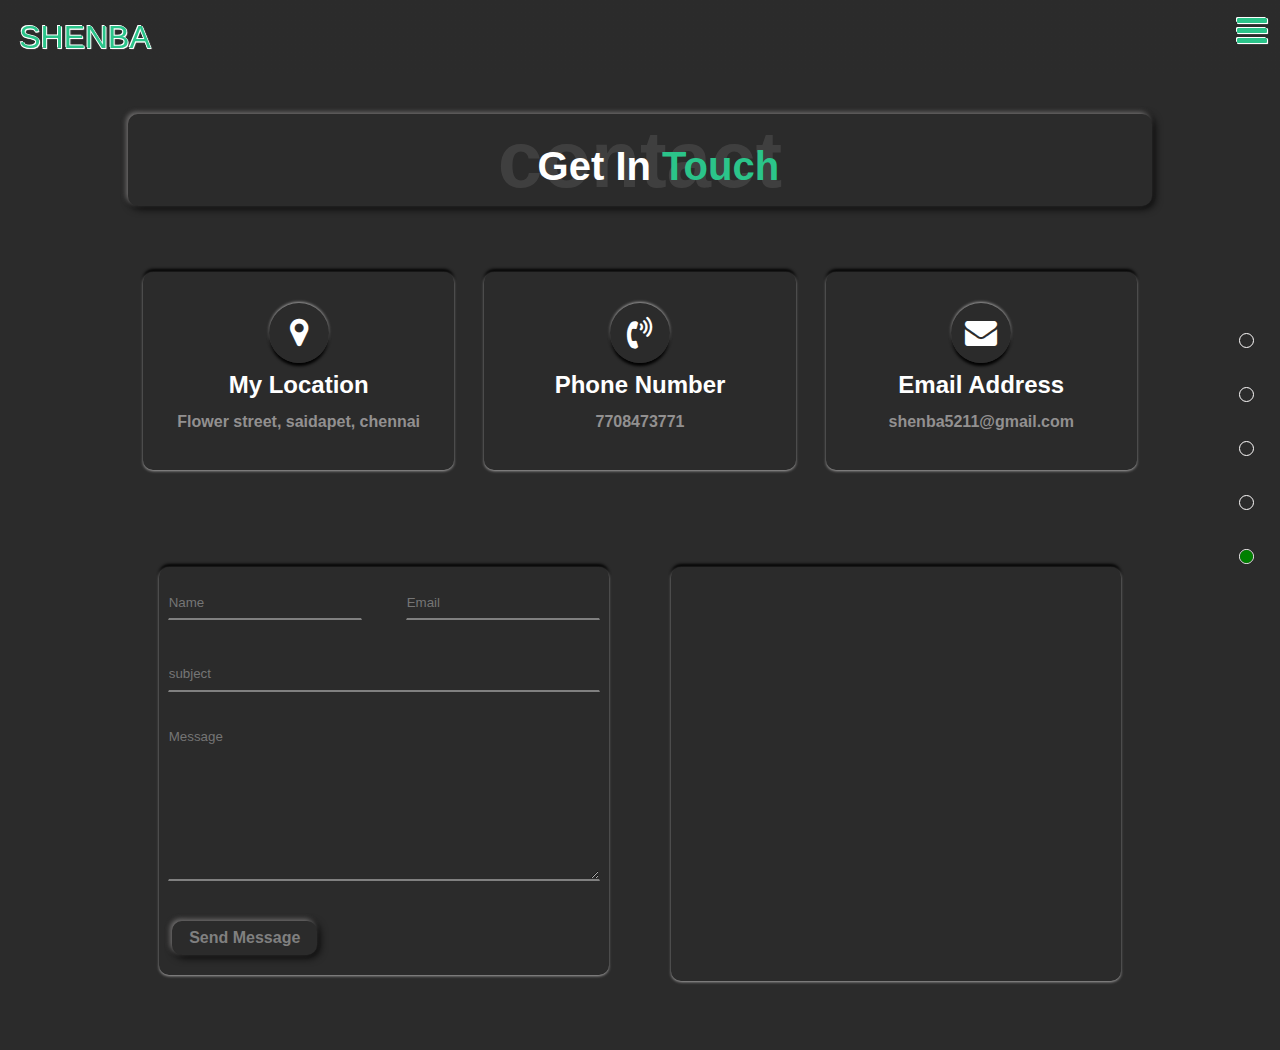
<file: contact.html>
<!doctype html>
<html>

<head>
    <title>Portfolio</title>
    <meta charset="UTF-8">
    <meta name="viewport" content="width=device-width , initial-scale=1.0">
    <link rel="stylesheet" href="css/contact.css">
    <link rel="stylesheet" href="css/contactmedia.css">
    <link rel="stylesheet" href="https://cdnjs.cloudflare.com/ajax/libs/font-awesome/4.7.0/css/font-awesome.min.css">
</head>

<body>

    <header>
        <div class="head">
            <p class="head-para">SHENBA</p>
            <i class="icon burger fa fa-bars" aria-hidden="true" id="icon" style="font-size: 35px;"></i>
        </div>
    </header>


    <!-- header icons -->
    <section class="section1">
        <div class="round-icon">
            <div class="round-para">
                <!-- <p id="innerpara1"></p> -->
                <p id="innerpara1">Home</p>
            </div>

            <div class="inner-rond-icon">

                <div id="clr1"></div>
            </div>
        </div>
    </section>

    <section class="section2 main-icon">
        <div class="round-icon">
            <div class="round-para">
                <p id="innerpara2">About</p>
            </div>

            <div class="inner-rond-icon">
                <div id="clr2"></div>
            </div>
        </div>
    </section>

    <section class="section3 main-icon">
        <div class="round-icon">
            <div class="round-para">
                <p id="innerpara3">Education & skills</p>
            </div>

            <div class="inner-rond-icon">
                <div id="clr3"></div>
            </div>
        </div>
    </section>

    <section class="section4 main-icon">
        <div class="round-icon">
            <div class="round-para">
                <p id="innerpara4">My Creations</p>
            </div>

            <div class="inner-rond-icon">
                <div id="clr4"></div>
            </div>
        </div>
    </section>

    <section class="section5 main-icon">
        <div class="round-icon">
            <div class="round-para">
                <p id="innerpara5">Contact</p>
            </div>

            <div class="inner-rond-icon">
                <div id="clr5"></div>
            </div>
        </div>
    </section>

    



    <!-- contact -->
    <section class="contact-section">
        <div class="contact-container">
            <div class="contact-row">
                <div class="contact-head">
                    <h1>contact</h1>
                    <div class="contact-main-head">
                        <h3>Get In <span style="color: #2bc48a;;">Touch</span></h3>
                    </div>
                </div>
                <div class="contact-col1">
                    <div class="contact-card">
                        <div class="card-cards">
                            <div class="contact-icon">
                                <i class="fa fa-map-marker" aria-hidden="true"></i>
                            </div>
                            <p class="contact-para1">My Location</p>
                            <p class="contact-para2">Flower street, saidapet, chennai</p>
                        </div>
                    </div>

                    <div class="contact-card">
                        <div class="card-cards">
                            <div class="contact-icon">
                                <i class="fa fa-volume-control-phone" aria-hidden="true"></i>
                            </div>
                            <p class="contact-para1">Phone Number</p>
                            <p class="contact-para2">7708473771</p>
                        </div>
                    </div>

                    <div class="contact-card">
                        <div class="card-cards">
                            <div class="contact-icon">
                                <i class="fa fa-envelope" aria-hidden="true"></i>
                            </div>
                            <p class="contact-para1">Email Address</p>
                            <p class="contact-para2">shenba5211@gmail.com</p>
                        </div>
                    </div>
                </div>
                <div class="contact-col2">
                    <div class="contact-form">
                        <form action="">
                            <div class="form">
                                <input type="text" placeholder="Name">
                                <input type="email" placeholder="Email">
                            </div>
                            <div  class="subject">
                                <input type="text" placeholder="subject">
                            </div>
                            
                            <div class="text">
                                <textarea  placeholder="Message" rows="10"></textarea>
                            </div>
                            <div class="btn">
                                <a href="#">Send Message</a>
                            </div>
                        </form>
                    </div>
                    <div class="contact-location">
                        <div class="contact-map">
                            <iframe src="https://www.google.com/maps" width="100%" height="410" style="border:0;" allowfullscreen="" loading="lazy" referrerpolicy="no-referrer-when-downgrade"></iframe>
                        </div>
                        
                    </div>
                </div>
            </div>
        </div>
    </section>


    <script src="contact.js"></script>
    <script src="https://unpkg.com/aos@next/dist/aos.js"></script>
    <script>
        AOS.init()
    </script>
</body>

</html>
</file>
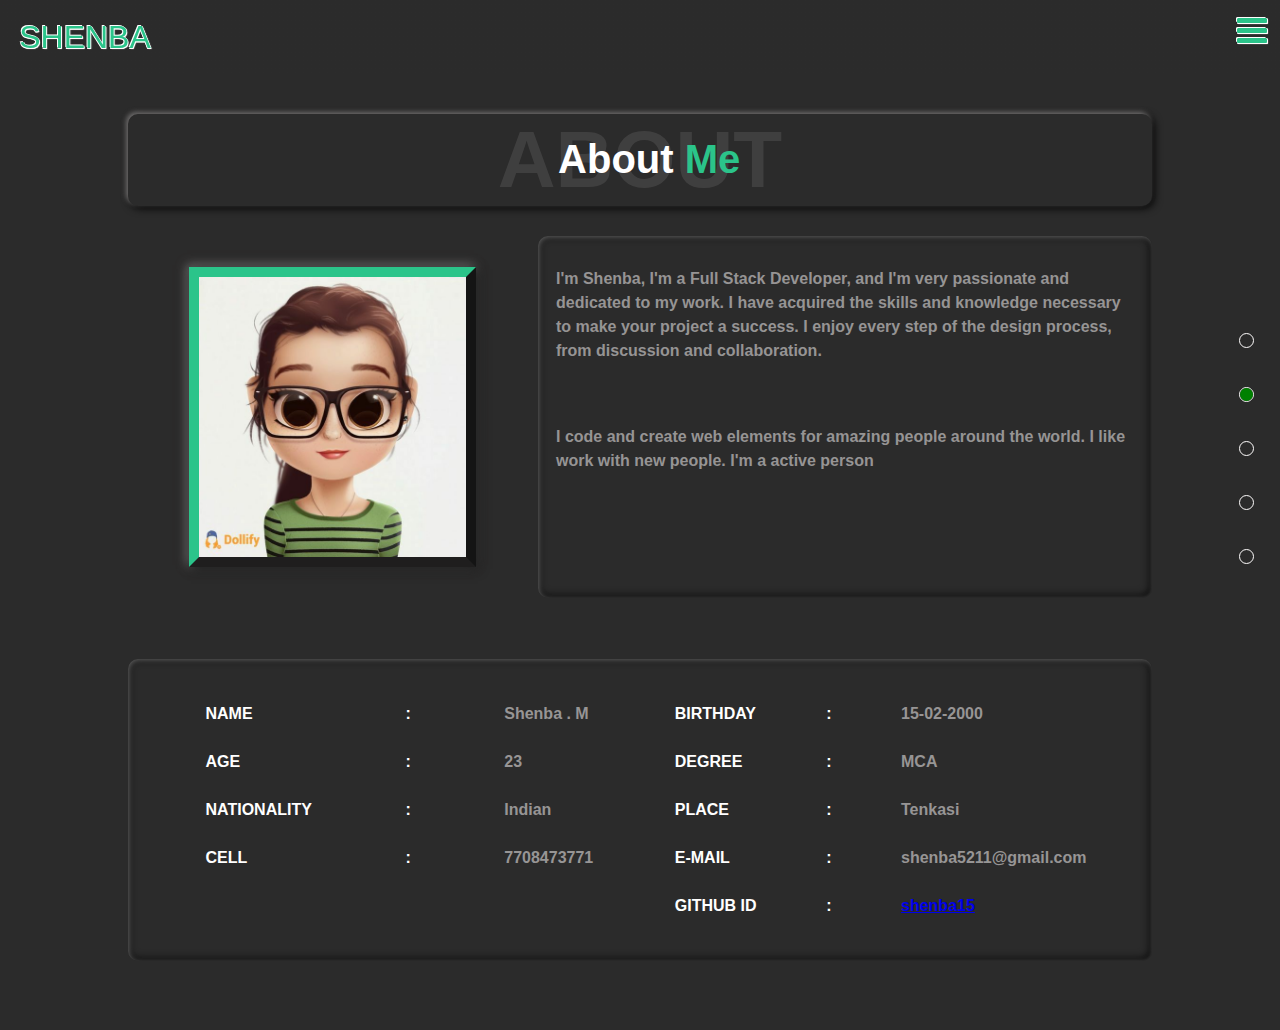
<file: home.html>
<!doctype html>
<html>

<head>
    <title>Portfolio</title>
    <meta charset="UTF-8">
    <meta name="viewport" content="width=device-width , initial-scale=1.0">
    <link rel="stylesheet" href="css/home.css">
    <link rel="stylesheet" href="css/homemedia.css">
    <link rel="stylesheet" href="https://cdnjs.cloudflare.com/ajax/libs/font-awesome/4.7.0/css/font-awesome.min.css">
</head>

<body>

    <header>
        <div class="head">
            <p class="head-para">SHENBA</p>
            <i class="icon burger fa fa-bars" aria-hidden="true" id="icon" style="font-size: 35px;"></i>
        </div>
    </header>


    <!-- header icons -->
    <section class="section1">
        <div class="round-icon">
            <div class="round-para">
                <!-- <p id="innerpara1"></p> -->
                <p id="innerpara1">Home</p>
            </div>

            <div class="inner-rond-icon">

                <div id="clr1"></div>
            </div>
        </div>
    </section>

    <section class="section2 main-icon">
        <div class="round-icon">
            <div class="round-para">
                <p id="innerpara2">About</p>
            </div>

            <div class="inner-rond-icon">
                <div id="clr2"></div>
            </div>
        </div>
    </section>

    <section class="section3 main-icon">
        <div class="round-icon">
            <div class="round-para">
                <p id="innerpara3">Education & skills</p>
            </div>

            <div class="inner-rond-icon">
                <div id="clr3"></div>
            </div>
        </div>
    </section>

    <section class="section4 main-icon">
        <div class="round-icon">
            <div class="round-para">
                <p id="innerpara4">My Creations</p>
            </div>

            <div class="inner-rond-icon">
                <div id="clr4"></div>
            </div>
        </div>
    </section>

    <section class="section5 main-icon">
        <div class="round-icon">
            <div class="round-para">
                <p id="innerpara5">Contact</p>
            </div>

            <div class="inner-rond-icon">
                <div id="clr5"></div>
            </div>
        </div>
    </section>


    <!-- About Me -->
    <section class="about-section">

        <div class="about-container">
            <div class="about-row">
                <div class="about-head">
                    <h1>ABOUT</h1>
                    <div class="about-main-head">
                        <h3>About <span style="color: #2bc48a;;">Me</span></h3>
                    </div>
                </div>



                <div class="about-col">
                    <div class="about-image">
                        <div>
                            <img src="images/g1.jpg" alt="">
                        </div>

                    </div>
                    <div class="about-content">
                        <p>
                            I'm Shenba, I'm a Full Stack Developer, and I'm very passionate and dedicated to my work.
                            I have acquired the skills and knowledge necessary to make your project a success.
                            I enjoy every step of the design process, from discussion and collaboration.
                        </p>
                        <p>
                            I code and create web elements for amazing people around the world.
                            I like work with new people. I'm a active person
                        </p>
                    </div>
                </div>

                <div class="about-col2">
                    <div class="about-details">
                        <div class="about-inner-details1">
                            <div class="about-key">
                                <p>NAME</p>
                                <P>AGE</P>
                                <P>NATIONALITY</P>
                                <P>CELL</P>
                               
                            </div>
                            <div class="about-colan">
                                <p>:</p>
                                <p>:</p>
                                <p>:</p>
                                <p>:</p>
                               

                            </div>
                            <div class="about-value">
                                <p>Shenba . M</p>
                                <P>23</P>
                                <P>Indian</P>
                                <P>7708473771</P>
                            </div>
                        </div>

                        <div class="about-inner-details1">
                            <div class="about-key">
                                <p>BIRTHDAY</p>
                                <p>DEGREE</p>
                                <p>PLACE</p>
                                <p>E-MAIL</p>
                                <p>GITHUB ID</p>

                            </div>
                            <div class="about-colan">
                                <p>:</p>
                                <p>:</p>
                                <p>:</p>
                                <p>:</p>
                                <p>:</p>
                            </div>
                            <div class="about-value">
                                <p>15-02-2000</p>
                                <p>MCA</p>
                                <p>Tenkasi</p>
                                <p>shenba5211@gmail.com</p>
                                <p><a href="https://github.com/shenba15">shenba15</a></p>
                            </div>
                        </div>
                    </div>

                </div>

            </div>
        </div>

    </section>


    <script src="home.js"></script>
    <script src="https://unpkg.com/aos@next/dist/aos.js"></script>
    <script>
        AOS.init()
    </script>
</body>

</html>
</file>
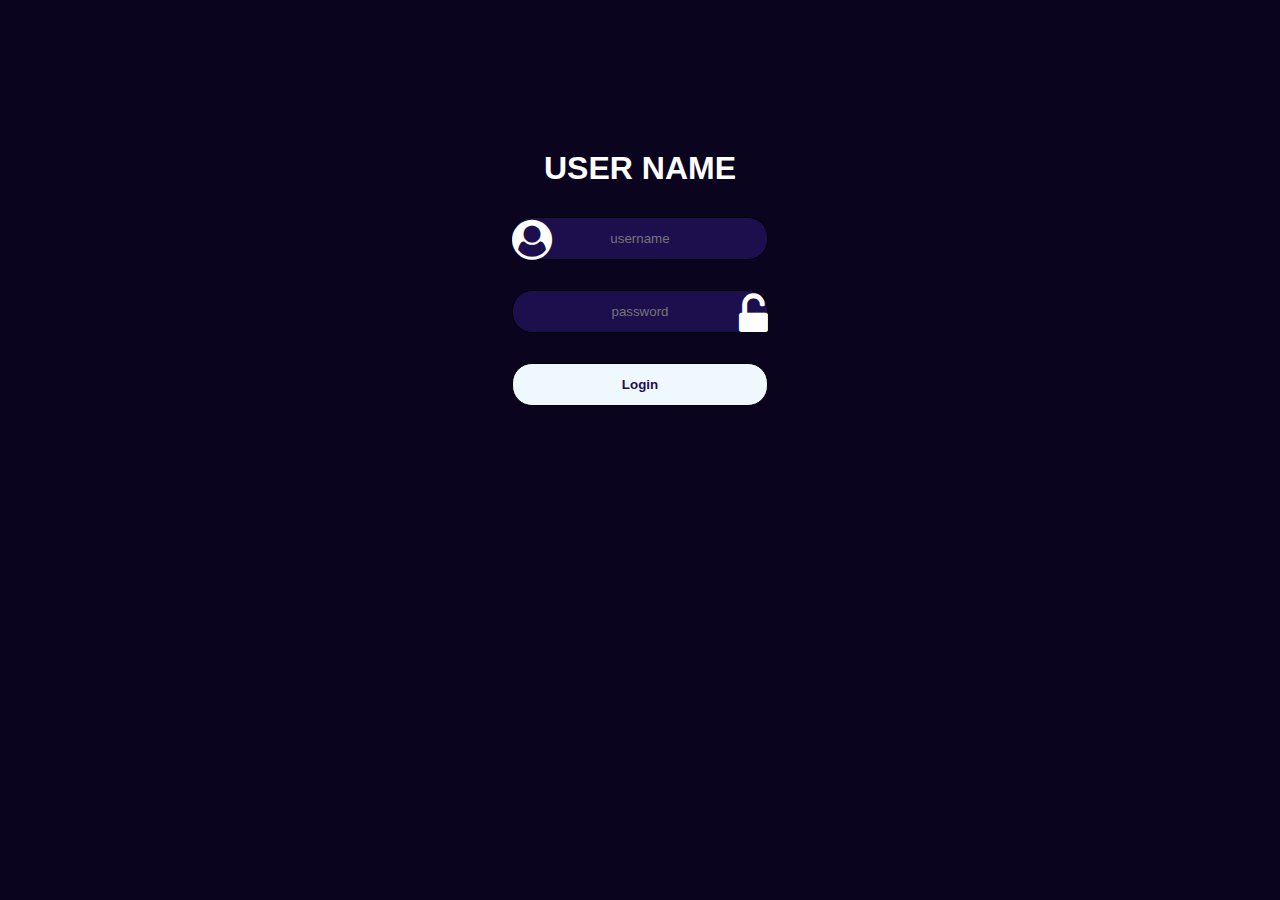
<file: instagram/login.html>
<!DOCTYPE html>
<html>
    
	<head>
		<title>login form</title>
		<meta charset="UTF-8">
		<meta name="viewport" content="width=device-width , initial-scale=1.0">
		<link rel="stylesheet" href="css/loginstyle.css">
		<link rel="stylesheet" href="css/loginmedia.css">
        <link rel="stylesheet" href="https://cdnjs.cloudflare.com/ajax/libs/font-awesome/4.7.0/css/font-awesome.min.css">
	</head>
    <body>
        <section>
        <div class="container">
            <div class="row">
                <form>
                    <h1>user name</h1>
                    <div class="icon1">
                        <i class="fa fa-user-circle" aria-hidden="true" style="font-size: 40px"></i><input type="text" placeholder="username" id="userna">
                        <p id="userpara"></p>
                    </div>
                    <div class="icon2">
                        <input type="password" placeholder="password" id="passwrd" class="pass"><i style="font-size: 45px" class="fa fa-unlock-alt" aria-hidden="true"></i>
                        <p id="passwordpara"></p>
                    </div>
                    <div class="icon3">
                        <input type="submit" value="login" id="login">
                    </div>
                    <p id="loginpara"></p>
                </form>       
            </div>
        </div>
          </section>
          <script src="loginmain.js">

          </script>
    </body>
</html>
</file>
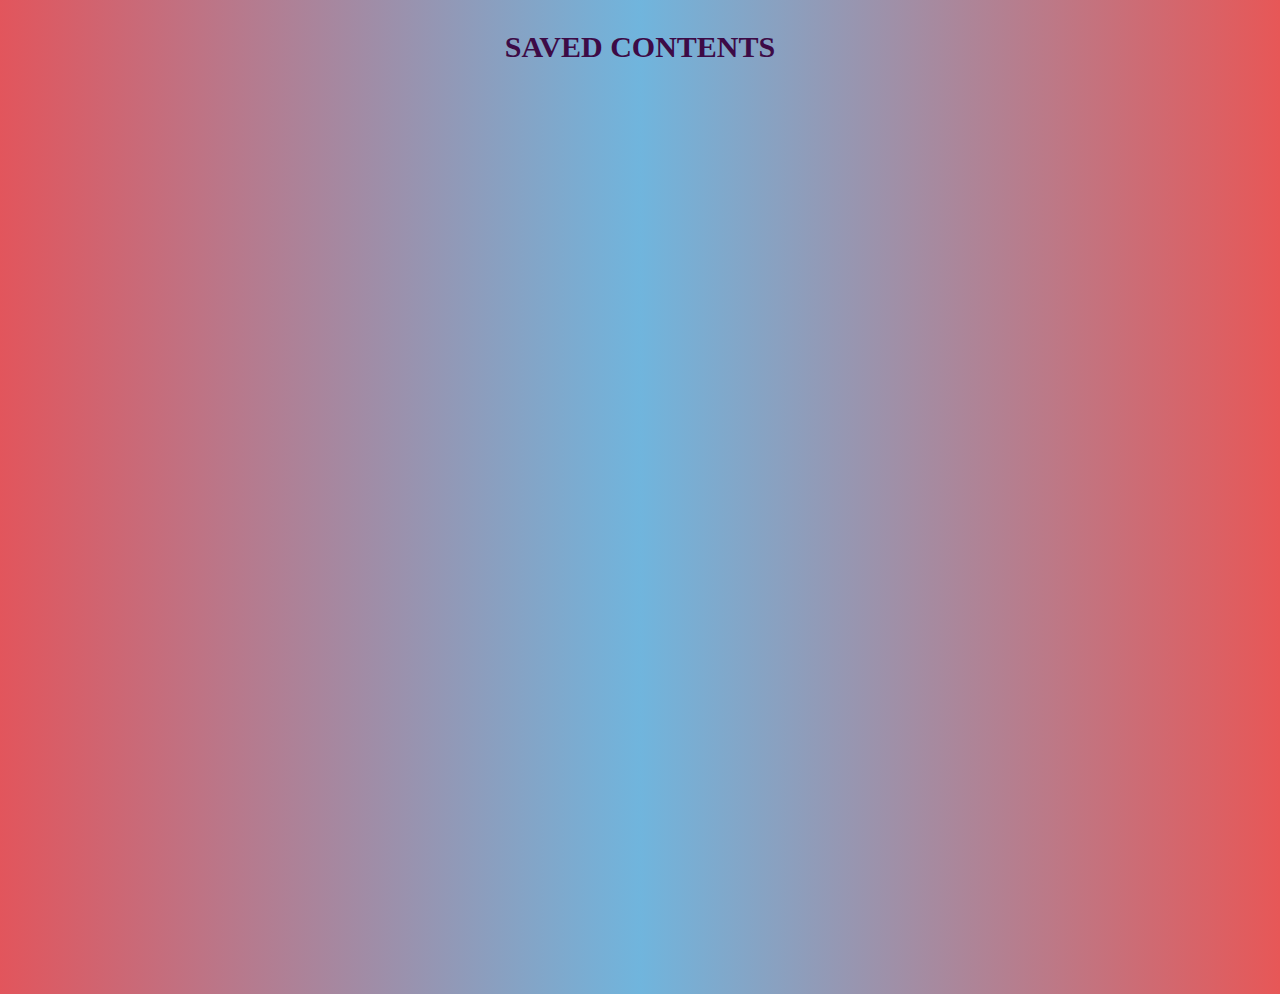
<file: instagram/saveinsta.html>
<!DocType HTML>
<html>
	<head>
		<title>Instasavedcontent</title>
		<meta charset="UTF-8">
		<meta name="viewport" content="width=device-width, initial-scale=1.0">
		<link rel="stylesheet" href="css/savestyle.css">
		<link rel="stylesheet" href="css/savemedia.css">
	</head>
	<body id="savedbody">
		<h1>SAVED CONTENTS</h1>
		<script src="savemain.js">

		</script>
	</body>
</html>
</file>
<file: bill calculate/css/style.css>
*{
    padding: 0%;
    margin: 0%;
    box-sizing: border-box;
}

.row{
    /* width:50%; */
    margin: auto;
    padding: 10px 50px;
    border: 2px solid black;
    background-color: rgb(15, 89, 130);
    border-radius: 20px;
}



.container{
    padding: 80px 0px;

}

.inp{
    padding: 10px 0px;
}
.inp2{
    padding: 10px 0px;
}

.inp p,.inp2 p{
    padding: 10px 0px;
    font-weight: bold;
    font-size: 16px;
}
.inp input{
    border:1px dotted black ;
    padding: 10px 30px;
    background-color: rgb(247, 244, 244);
    color: black;
    font-weight: bold;
    text-align: center;
    font-size: 16px;
    border-radius: 20px;
}
.inp2 input{
    border:1px dotted black ;
    padding: 10px 30px;
    background-color: rgb(233, 225, 225);
    color: black;
    font-weight: bold;
    text-align: center;
    font-size: 16px;
    border-radius: 20px;
}
.touch{
    padding: 10px 60px;
}

.touch input{
    padding: 10px 40px;
    font-weight: bold;
    text-align: center;
    font-size: 16px;
    background-color: rgb(113, 29, 133);
    color: rgb(250, 248, 248);
    border-radius: 20px;
}
</file>
<file: bill calculate/css/media.css>
@media(min-width:320px){
    .row{
        width:90%;
        padding: 10px 20px;
    }
}

@media(min-width:660px){
    .row{
        width:60%;
        padding: 10px 90px;
    }
}

@media(min-width:1000px){
    .row{
        width:30%;
        padding: 10px 50px;
    }
}
</file>
<file: digital clock/css/style.css>
*{
    padding: 0%;
    margin: 0%;
    box-sizing: border-box;
    font-family:arial;
}

section{
    width:100%;
    padding-top:50px;
}
.container{
    /*width:80%;*/
    margin: auto;
    /*padding:30px 10px;*/
    background-color: rgb(24, 21, 21);
    border:5px solid rgb(175, 82, 82);
    border-radius:20px;
}
.row1{
    padding:30px 10px;
}
.col1{
    display: flex;
    justify-content: space-around;
}
.col1-content{
    padding:10px;
    text-align: center;
}

.col1-content p{
    font-size: 40px;
    color:rgb(240, 54, 54);
    text-shadow: 0px 0px 5px rgb(158, 4, 4);
    background-color: rgb(105, 40, 32);
    display: inline;
    padding:0px 5px
}
/*.row2{
    padding: 30px 10px;
}*/
.col1-content h1{
    color:rgb(204, 198, 198);
    padding-bottom: 10px;
}

.col2{
    display: flex;
    justify-content: space-around;
}
.col2-content{
    width:33.33%;
    /*padding:10px;*/
    text-align: center;
}
/*.rad{
   background-color: rgb(105, 40, 32);
   height:15px;
   width:15px;
   border-radius: 50%;
   
}*/
.col2-content h1{
    color:rgb(185, 182, 182);
}

.row3{
    padding: 30px 10px;
}
.col3{
    display: flex;
    justify-content: space-around;
    flex-wrap: wrap;
}
.col3-content{
    /*padding:10px;*/
    text-align: center;
}
.timer{
    display:flex;
    justify-content: space-around;
}
/*.ampm{
    height:15px;
    width:15px;
   
    border-radius: 50%;
    
}*/
.col3-content h1{
    color:rgb(211, 207, 207);
}
.col3-time{
    font-size: 40px;
    color:rgb(240, 54, 54);
    text-shadow: 0px 0px 5px rgb(158, 4, 4);
    background-color: rgb(105, 40, 32);
    display: inline;
    padding:0px 5px
}

.timer p{
    font-size: 40px;
    color:rgb(240, 54, 54);
    text-shadow: 0px 0px 5px rgb(158, 4, 4);
}
span{
    color:rgb(211, 207, 207);
    font-size: 20px;
}
.rad{
    font-size:40px; 
    padding-bottom:10px;
    display:flex;
}
</file>
<file: digital clock/css/media.css>
@media(min-width:320px){
    .container{
        width:100%;
        padding:30px 10px;
    }
    .col2-content{
        padding:0px;
    }
    .col3-content{
        padding:0px;
    }
    .row2{
        padding: 30px 0px;
    }
}

@media(min-width:660px){
    .container{
        width:70%;
        padding:30px 10px;
    }
    .col2-content{
        padding:10px;
    }
    .col3-content{
        padding:10px;
    }
    .row2{
        padding: 30px 10px;
    }
}

@media(min-width:1000px){
    .container{
        width:60%;
        padding:30px 10px;
    }
    .col2-content{
        padding:10px;
    }
    .col3-content{
        padding:10px;
    }
    .row2{
        padding: 30px 10px;
    }
}
</file>
<file: instagram/css/style.css>
*{
    padding: 0%;
    margin: 0%;
    box-sizing: border-box;
    font-family: arial;
}
.para{
    color:red;
    text-align: center;
}
section{
    height: 100vh;
    background-color: rgb(10, 4, 31);
    
}
/*.container{
    width:35%;
    margin:auto;
}*/

.row{
    width:100%;
    /*padding-top:30px;*/
}

form{
    width:100%;
    /*padding:25px 40px;*/
    background-color: rgb(25, 16, 56);
}

.icon{
    text-align:center;
    padding-top:15px;
    color:rgb(109, 101, 101);
}
.icon2{
    text-align:center;
    padding-top:15px;
    color:rgb(109, 101, 101);
}

h1{
    text-align:center;
    text-transform: uppercase;
    font-weight: bold;
    color:white;
}
h1:hover{
    text-shadow: 0px 0px 15px  rgb(118, 113, 134);
    color:rgb(216, 213, 233);
}
input{
    padding:10px 20px;
    width:100%;
    background-color: rgb(30, 15, 83);
    border:1px solid black;
    border-radius:20px;
    width:80%;
    color:rgb(110, 100, 100);
    font-size: 17px;
}
input:hover {
    background-color: rgb(20, 9, 59);
   box-shadow: 0px 0px 15px  rgb(76, 69, 99);
   color:white;
}
form:hover{
    box-shadow: 0px 0px 15px  rgb(76, 69, 99);
}
span{
    color:rgb(209, 195, 195);
    
}
.register{
    background-color: rgb(196, 197, 255);
    color:rgb(34, 33, 33);
    font-weight: bold;
    font-size: 18px;
    text-transform: capitalize;
}
.login{
    background-color: rgb(196, 197, 255);
    color:rgb(34, 33, 33);
    font-weight: bold;
    font-size: 18px;
    text-transform: capitalize;
}
.check:hover{
    background-color: rgb(30, 15, 83);
    box-shadow: none;
}
.check{
    width:10%;
}
</file>
<file: instagram/css/media.css>
@media(min-width:320px){
    .container{
        width:90%;
        margin:auto;
    }
    form{
    padding:25px 0px;
    }
    .row{
        padding-top:80px;
        padding-bottom:80px;
    }
}


@media(min-width:660px){
    .container{
        width:90%;
       margin:auto;
    }
    form{
        padding:45px 60px;
    }
    .row{
        padding-top:200px;
        padding-bottom:200px;
    }
}


@media(min-width:1000px){
    .container{
        width:35%;
        margin:auto;
    }
    form{
        padding:25px 40px;
    }
    .row{
        padding-top:90px;
        padding-bottom:90px;
    }
}
</file>
<file: swiggy/css/style.css>
*{
    padding: 0px;
    margin: 0px;
    box-sizing: border-box;
}
.card-section{
    width: 100%;
}
.card-container{
    background-color: rgb(255, 255, 255);
    padding: 1% 0%;
}
.card-row{
    width: 90%;
    margin: auto;
}

.card-col1{
    display: flex;
    flex-wrap: wrap;
    position: sticky;
    top: 0%;
    background-color: rgb(255, 255, 255);
    z-index: 1;
    justify-content: space-between;
    padding: 2% 0%;
}

.card-head{
    /* border: 1px solid rgb(146, 145, 145);
    border-radius: 20px; */
    /* width: 10%; */
    padding: 1% 0.6%;
}
.card-head p{
    border: 1px solid rgb(146, 145, 145);
    border-radius: 20px;
    padding: 2% 1%;
}
/* .card-head:hover{
    box-shadow: 0px 0px 10px rgb(228, 227, 226);
} */
.card-head p{
    text-align: center;
    color: rgb(80, 79, 79);
    font-size: 0.8em;
}
.card-head p:hover{
    cursor: pointer;
    color: orange;
}
h5{
    padding: 2% 0%;
}


/* card */

.card-col2{
    display: flex;
    flex-wrap: wrap;
    justify-content: space-between;

}

.card-card{
    /* width: 23%; */
    padding: 3% 0%;
    transition: all 0.3s linear;
}
.card-card:hover{
    transform: scale(0.9);
}
.image{
    width: 100%;
    height: 200px;
}

.image img{
    width: 100%;
    height: 100%;
    border-radius: 20px;
    box-shadow: 0px 0px 10px silver;
}
.card-image{
    position: relative;
}
.card-offer{
    position: absolute;
    bottom: 10%;
    left: 7%;
    color: white;
    font-weight:bold;
    font-size: 20px;
}

.card-card h4{
    padding: 3% 3%;
}

.card-rating{
    display: flex;
    padding: 3% 3%;
}

.card-rating i{
    background-color: white;
    padding: 1%;
    border-radius: 50%;
    font-size: 12px;
}

.card-rating p{
    padding: 0% 2%;
}

.card-dish, .card-place{
    padding: 2% 3%;
    color: rgb(124, 123, 123);
}
.card-price{
    padding: 2% 3%;
}

/* header */
header{
    position: sticky;
    top: 0%;
    z-index: 1;
}
.head-container{
    background-color: rgb(255, 255, 255);
    box-shadow: -2px 2px 3px rgb(206, 204, 204);
}

.head-row{
    /* width: 90%; */
    margin: auto;
    display: flex;
    flex-wrap: wrap;
}

.head-col1{
    display: flex;
    /* width: 50%; */
}
.head-col2{
    display: flex;
    /* width: 50%; */
    padding: 2% 2%;
    justify-content: space-between;
}
/* .head-logo{
    width: 12%;
} */

.head-logo img{
    width: 100%;
}

.head-col1 p{
    padding: 4% 2%;
    color: rgb(133, 132, 132);
}
.head-col1 p:hover{
    color: orange;
}
.head-col2 div{
    display: flex;
   width: 20%;
}
.head-col2 div:hover{
    color: orange;
}
.head-col2 div p{
    padding-left: 4%;
}
.head-col2 div p sup{
      color: orange;
}


/* footer */
.foot-container{
    background-color: black;
    padding: 5%;
}

.foot-row{
    display: flex;
    flex-wrap: wrap;
    /* width: 80%; */
    margin: auto;
    text-align: center;
    justify-content: space-between;
}

.foot-col p{
    color: rgb(170, 166, 166);
    padding: 8% 0%;
}

.foot-logo{
    margin: auto;
    width: 50%;
    height: 10px;
}
.foot-logo img{
    width: 100%;
}

.foot-paras{
    color: white;
    font-size: 1.1em;
    padding: 8% 0%;
}


.foot-logopara{
    padding-top: 20%;
}
.foot-logopara p{
    padding: 2% 0%;
}
</file>
<file: swiggy/css/media.css>
@media(min-width:320px){
    
    .card-head{
        width: 100%;
    }
    .card-card{
        width:100%
    }
    .foot-row{
        width: 90%;
    }
    .foot-col{
        width: 100%;
    }
    .head-col1{
        width: 100%;
    }
    .head-col2{
        width: 100%;
    }
    .head-logo{
        width: 20%;
    }
    .head-row{
        width: 90%;
    }
}

@media(min-width:660px){
    .card-head{
        width: 20%;
    }
    .card-card{
        width:45%
    }
    .foot-row{
        width: 90%;
    }
    .foot-col{
        width: 40%;
    }
    .head-col1{
        width: 50%;
    }
    .head-col2{
        width: 50%;
    }
    .head-logo{
        width: 12%;
    }
    .head-row{
        width: 90%;
    }
}


@media(min-width:1000px){
    .card-head{
        width: 10%;
    }
    .card-card{
        width:21%
    }
    .foot-row{
        width: 80%;
    }
    .foot-col{
        width: 20%;
    }
    .head-col1{
        width: 50%;
    }
    .head-col2{
        width: 50%;
    }
    .head-logo{
        width: 12%;
    }
    .head-row{
        width: 90%;
    }
}
</file>
<file: timer/css/style.css>
*{
    padding:0%;
    margin: 0%;
    box-sizing: border-box;
    font-family: lucida handwriting;
}
h1{
    text-align:center;
    font-size: 30px;
    background:linear-gradient(90deg,rgb(199, 155, 34),rgb(160, 122, 16),rgb(12, 12, 39),rgb(44, 36, 85),rgb(6, 13, 48));
	-webkit-background-clip: text;
	-webkit-text-fill-color: transparent;
    padding-bottom:20px;
}
.timer{
    display:flex;
    justify-content: space-around;
    width:100%;
    margin:auto;
    background-image:url("../images/img-2.jpeg");
    background-repeat: no-repeat;
    background-size: cover;
    border-radius: 10px 80px 10px 80px;
    border:3px solid rgb(19, 3, 63); 
    /*padding:180px 50px;*/
    font-size: 50px;
    text-shadow: 0px 0px 10px rgb(22, 3, 68);
    color:rgb(248, 242, 243);
}
.timer:hover{
    box-shadow: 0px 0px 15px black;
}
.button{
    text-align:center;
    padding-top:30px;
}
a{
    text-decoration:none;
    border:1px solid black;
    padding:10px 20px;
    font-size: 18px;
    font-weight: bold;
    border-radius: 20px 0px 20px 0px;
    color:rgb(206, 196, 198);
    background:linear-gradient(90deg,rgb(12, 12, 39),rgb(44, 36, 85),rgb(6, 13, 48));
}
.button a:hover{
    background:linear-gradient(90deg,rgb(199, 155, 34),rgb(145, 120, 54),rgb(160, 122, 16));
    color:black;
    box-shadow: 0px 0px 15px black;
}
.button a:active{
    background:rgb(246, 246, 250);
    box-shadow: 0px 0px 10px black;
}
section{
    width:100%;
}
.container{
    /*width:30%;*/
    margin:auto;
    padding-top:30px;
}
.hour,.min,.sec{
    font-size: 20px;
}
</file>
<file: timer/css/media.css>
@media(min-width:320px){
    .container{
        width:90%;
    }
    .timer{
        padding:100px 50px;
    }
}


@media(min-width:660px){
    .container{
        width:70%;
    }
    .timer{
        padding:130px 50px;
    }
}


@media(min-width:1000px){
    .container{
        width:40%;
        
    }
    .col{
        padding:30px
    }
    .timer{
        padding:90px 50px;
    }
}
</file>
<file: website/css/style.css>
*{
margin:0px;
padding:0px;
box-sizing:border-box;
}


/*home*/
.head-section{
width:100%;
background: #37517e;
position:sticky;
top:0%;
z-index:1;
opacity:0.9;
}
/*.head-container{
width:85%;
margin:auto;
}*/
.head-row{
width:100%;
display:flex;
justify-content:space-between;
padding:10px;
}
.head-logo{
width:8%;
color:white;
padding:10px;
text-transform:capitalize;
font-size:25px;
font-family:arial;
font-weight:bold;
}
.head-navi{
width:52%;
}
.head-navi ul{
	
	list-style-type:none;
}
.head-navi li{
	padding-top:10px;
	padding-bottom:10px;
	padding-left:25px;
}
.head-navi .anch1{
	text-transform:capitalize;
	text-decoration:none;
	font-family:arial;
	font-weight:bold;
}
.anch1:hover{
	color:skyblue;
}
.head-navi a:hover{
	color:skyblue;
}
.head-link{
width:15%;
padding:10px;
}
.head-link a{
	color:white;
	text-transform:capitalize;
	text-decoration:none;
	border:2px solid skyblue;
	padding:10px;
	border-radius:20px;
	font-family:arial;
	font-weight:bold;
}
.headbar i{
	color:silver;
	font-size:40px;
}
.head-link a:hover{
	background-color:skyblue;
}
.anchor1{
	color:skyblue;
	text-transform:capitalize;
	text-decoration:none;
	font-family:arial;
	font-weight:bold;
}
.head-navi .dropdown{
	display:block;
	background-color:white;
	padding:10px;
	position:absolute;
	top:100%;
	width:150%;
	display:none;
}
.dropdown li{
	padding:5px 0px;
	width:100%;
	text-transform:capitalize;
	font-family:arial;
	font-weight:bold;
	
}
.dropdown2 li{
	padding:5px 0px;
	width:100%;
	text-transform:capitalize;
	font-family:arial;
	font-weight:bold;
	color:black;
}
.dropdown li:hover{
	color:skyblue;
}
.dropdown2 li:hover{
	color:skyblue;
}
.head-navi .dropdown2{
	display:block;
	background-color:white;
	padding:10px;
	position:absolute;
	width:100%;
	right:100%;
	display:none;
}
.head-list2:hover .dropdown2{
	display:block;
}
.head-list{
	position:relative;
}
.head-list:hover .dropdown{
	display:block;
}


/*home*/
.home-section2{
	background: #37517e;
}


/*.home-container2{
	width:85%;
	margin:auto;
}*/

.home-row2{
	display:flex;
	width:100%;
	color:white;
	
}
/*.home-col4{
	width:50%;
	padding-top:30px;
}*/
.home-pa2{
	font-weight:bold;
	/*font-size:40px;*/
	text-transform:capitalize;
	padding-top:40px;
	font-family:arial;
}
.home-para3{
	
	color:silver;
	/*font-size:25px;*/
	padding-top:30px;
}
.home-but1{
	background-color:skyblue;
	height:40px;
	border:1px solid skyblue;
	border-radius:20px;
	color:white;
	width:100%;
	text-transform:capitalize;
	font-weight:bold;
	font-family:arial;
	font-size:15px;
}
.home-but1:hover{
	background-color:silver;
	color:black;
	cursor:pointer;
}
.home-di1{
	display:inline-block;
	padding-top:60px;
	/*width:25%;*/
}
/*.home-col5{
	width:60%;
}*/
.home-col5 .imag{
	width:100%;
	padding:20px;
	animation:imag 3s linear infinite;
}
@keyframes imag{
	0%{transform:translateY(1%);
	}
	25%{transform:translateY(3%);
	}
	50%{transform:translateY(5%);
	}
	75%{transform:translateY(3%);
	}
	100%{transform:translateY(1%);
	}
}
.bold{
	font-family:arial;
}



/*team*/

/*.team-container{
	height:700px;
}*/
.team-card{
	display:flex;
	flex-wrap:wrap;
	background-color:white;
	width:100%;
}
.team-col1{
	transition:all 0.5s linear 0.2s;
}
.team-col1:hover{
	transform:translateY(-5%);
}
}
.team-content1{
	width:90%;
	font-family:arial;
}

.edit{
	width:100%;
	border-radius:50%;
}
.team-para1{
	color:rgb(44, 67, 102);
	font-size:20px;
	text-transform:capitalize;
	font-weight:bold;
}
.team-para2{
	padding-top:10px;
	color:rgb(153, 155, 158);
}
.team-para3{
	padding-top:20px;
	color:rgb(153, 155, 158);
}
.team-icon1{
	padding-top:20px;
	font-size:30px;
	
}
.fad:hover{
	cursor:pointer;
	background-color:skyblue;
	color:white;
}
.fad{
	/*width:15%;*/
	/*height:40px;*/
	text-align:center;
	border-radius:50%;
	padding:5px;
	color:rgb(44, 67, 102);
	background-color:rgb(209, 216, 230);
}
h1{
	color:rgb(44, 67, 102);
	font-family:arial;
	font-size:38px;
	text-align:center;
	padding-top:50px;
}
.team-para{
	color:rgb(65, 68, 71);
	font-family:arial;
	padding-top:30px;
	text-align:center;
	word-spacing:1px;
}


/*contact*/
/*.contact-container{
	width:85%;
	margin:auto;
}*/
.contact-section{
	width:100%;
}
.contact-row{
	width:100%;
	border-radius:20px;
	display:flex;
	justify-content:space-around;
	padding:40px 20px;
}
.contact-col1{
	/*width:45%;
	background-color:white;*/
	box-shadow:0px 0px 30px rgb(233, 237, 242);
	border-top:3px solid skyblue;
	border-bottom:3px solid skyblue;
}
.contact-icon1{
	display:flex;
	padding:10px;
}
.contact-icon2{
	/*width:10%;*/
	height:50px;
	background-color:rgb(207, 237, 250);
	border-radius:50%;
	text-align:center;
}
.contact-icon3{
	width:60%;
}
.contact-icon1 .map{
	font-size:30px;
	text-align:center;
	padding:10px;
	color:rgb(6, 109, 153);

}
h2{
	padding:8px;
	color:rgb(44, 67, 102);
}
span{
	font-family:arial;
	color:rgb(153, 155, 158);
}
.contact-map{
	width:90%;
	margin:auto;
	height:250px;
}
.contact-map iframe{
	width:100%;
	height:250px;
}
.contact-para{
	color:rgb(65, 68, 71);
	font-family:arial;
	padding-top:30px;
	text-align:center;
	word-spacing:1px;
	padding:20px;
}
.contact-icon2:hover{
	cursor:pointer;
	background-color:skyblue;
	color:blue;
}
.map:hover{
	cursor:pointer;
	color:white;
}
.contact-col2{
	/*width:50%;
	background-color:white;*/
	border-top:3px solid skyblue;
	border-bottom:3px solid skyblue;
		box-shadow:0px 0px 30px rgb(233, 237, 242);
}
.form{
	width:90%;
	display:flex;
	flex-wrap:wrap;
	justify-content:space-around;
	align-content:space-evenly;
	margin:auto;
	
}
.form .type1{
	/*width:48%;*/
	height:100px;
	padding:10px;
}
.cool2{
	/*width:98%;*/
	padding:10px;
}
.cool2 input{
	/*width:100%;*/
	padding:10px;
	border-radius:10px;
	border:1px solid silver;
}
.cool2 label{
	font-family:arial;
	text-transform:capitalize;
	color:rgb(65, 68, 71);
	padding:20px;	
}
.type1 input{
	padding:10px;
	border-radius:10px;
	border:1px solid silver;
}
.type1 label{
	font-family:arial;
	text-transform:capitalize;
	color:rgb(65, 68, 71);
	padding:20px;
}
.in{
	padding:15px;
}
.cool3{
	/*width:98%;*/
	padding:10px;
}
.cool3 textarea{
	/*width:100%;*/
	height:170px;
	border-radius:10px;
	border:1px solid silver;
}
.cool3 label{
	font-family:arial;
	text-transform:capitalize;
	color:rgb(65, 68, 71);
	padding:20px;
}
.cool4{
	padding:20px;
}	
.cool4 input{
	padding:10px;
	border:2px solid skyblue;
	border-radius:30px;
	color:white;
	background-color:skyblue;
}
.cool4 input:hover{
	background-color:rgb(6, 80, 112);
}


/*portfolio*/
.card1{
	width:100%;
	position:relative;
	overflow:hidden;
	padding:10px;
}
.child{
	transition: all 1.2s;
}
.card1:hover .child{
	transform: scale(1.2);
}
.content{
	display:none;
}
.card1:hover .content{
	display:block;
}
.card1 img{
	width:100%;
}
.port-content1{
	position:absolute;
	bottom:20%;
	left:0;
	text-transform:capitalize;
	background-color:rgb(5, 52, 128);
	width:100%;
	opacity:0.5;
	color:white;
	font-weight:bold;
}
.port-con1{
	position:absolute;
	bottom:20%;
	right:15%;
	color:white;
}
.port-content2{
	position:absolute;
	bottom:15%;
	left:0;
	text-transform:capitalize;
	background-color:rgb(5, 52, 128);
	width:100%;
	opacity:0.5;
	color:white;
	font-weight:bold;
}
.port-con2{
	position:absolute;
	bottom:15%;
	right:15%;
	color:white;
}
.port-content3{
	position:absolute;
	bottom:15%;
	left:0;
	text-transform:capitalize;
	background-color:rgb(5, 52, 128);
	width:100%;
	opacity:0.5;
	color:white;
	font-weight:bold;
}
.port-con3{
	position:absolute;
	bottom:15%;
	right:10%;
	color:white;
}
.port-content4{
	position:absolute;
	bottom:5%;
	left:0;
	text-transform:capitalize;
	background-color:rgb(5, 52, 128);
	width:100%;
	opacity:0.5;
	color:white;
	font-weight:bold;
}
.port-con4{
	position:absolute;
	bottom:5%;
	right:10%;
	color:white;
}
.port-content5{
	position:absolute;
	bottom:15%;
	left:0;
	text-transform:capitalize;
	background-color:rgb(5, 52, 128);
	width:100%;
	opacity:0.5;
	color:white;
	font-weight:bold;
}
.port-con5{
	position:absolute;
	bottom:15%;
	right:10%;
	color:white;
}
.port-content6{
	position:absolute;
	bottom:20%;
	left:0;
	text-transform:capitalize;
	background-color:rgb(5, 52, 128);
	width:100%;
	opacity:0.5;
	color:white;
	font-weight:bold;
}
.port-con6{
	position:absolute;
	bottom:20%;
	right:10%;
	color:white;
}
.port-content7{
	position:absolute;
	bottom:20%;
	left:0;
	text-transform:capitalize;
	background-color:rgb(5, 52, 128);
	width:100%;
	opacity:0.5;
	color:white;
	font-weight:bold;
}
.port-con7{
	position:absolute;
	bottom:20%;
	right:10%;
	color:white;
}
.port-content8{
	position:absolute;
	bottom:20%;
	left:0;
	text-transform:capitalize;
	background-color:rgb(5, 52, 128);
	width:100%;
	opacity:0.5;
	color:white;
	font-weight:bold;
}
.port-con8{
	position:absolute;
	bottom:20%;
	right:10%;
	color:white;
}
.port-content9{
	position:absolute;
	bottom:20%;
	left:0;
	text-transform:capitalize;
	background-color:rgb(5, 52, 128);
	width:100%;
	opacity:0.5;
	color:white;
	font-weight:bold;
}
.port-con9{
	position:absolute;
	bottom:20%;
	right:10%;
	color:white;
}
.port-para{
	color:rgb(65, 68, 71);
	font-family:arial;
	padding-top:30px;
	text-align:center;
	word-spacing:1px;
	padding:20px;
}
.content i:hover{
	color:skyblue;
}
.content p:hover{
	color:skyblue;
}
.anchor{
	display:flex;
	margin:auto;
	justify-content:space-around;
	padding:10px;
}
.anchor a{
	text-decoration:none;
	color:black;
	text-align:center;
	text-transform:capitalize;
	font-weight:bold;
}
.anch{
	background-color:skyblue;
	border-radius:20px;
	padding:10px 15px;
	color:white;
}
.anch a{
	color:white;
}
.anc{
	border-radius:20px;
	padding:10px 15px;
}
.anc:hover{
	background-color:skyblue;
	color:white;
}
.anc:hover a{
	color:white;
}


/*service*/
.service-section{
	width:100%;
	background-color:rgb(233, 237, 242);
}
/*.service-container{
	width:85%;
	margin:auto;
}*/
.service-row{
	width:100%;
	display:flex;
	justify-content:space-around;
	padding-bottom:30px;
}
.service-col1{
	/*width:22%;*/
	padding:20px;
	transition:all 0.5s linear 0.2s;
}
.service-card{
	width:100%;
	background-color:white;
	padding:15px;
}
.service-icon{
	width:30%;
	height:40px;
}
.service-icon i{
	font-size:40px;
	color:skyblue;
}
.service-para1{
	color:rgb(44, 67, 102);
	font-size:20px;
	font-weight:bold;
	padding-top:20px;
	font-family:arial;
}
.service-col1:hover .service-para1{
	color:skyblue;
}
.service-col1:hover{
	transform:translateY(-5%);
}
.service-para2{
	color:rgb(65, 68, 71);
	line-height:1.5;
	padding-top:20px;
	font-family:arial;
}
.service-para{
	color:rgb(65, 68, 71);
	font-family:arial;
	padding-top:30px;
	text-align:center;
	word-spacing:1px;
	padding:20px;
	line-height:1.5;
}
	

/*action*/
.action-sec{
	width:100%;
	background:linear-gradient(rgb(22, 12, 64,0.7),rgb(11, 4, 38,0.5)),url(../images/build.jpg);
	background-size:cover;
	/*background-attachment:fixed;*/
}


.action-container{
	/*width:85%;*/
	margin:auto;
}
.action-row{
	width:100%;
	padding:100px 0px;
}
/*.action-col{
	display:flex;
	width:100%;
}/*
/*.action-content{
	width:80%;
}*/
.action-icon{
	/*width:20%;*/
	padding-top:40px;
}
.action-content h3{
	font-family:arial;
	font-size:25px;
	color:white;
}
.action-content p{
	color:rgb(225, 232, 242);
	padding-top:20px;
	line-height:1.3;
	font-family:arial;
}
.action-icon a{
	border:2px solid rgb(225, 232, 242);
	text-decoration:none;
	color:white;
	padding:15px 20px;
	border-radius:20px;
	font-family:arial;
	font-weight:bold;
	text-transform:capitalize;
}
.action-icon:hover a{
	background-color:skyblue;
}

/*about*/
.about-section{
	width:100%;
}
/*.about-container{
	width:85%;
	margin:auto;
}*/
.about-row{
	width:100%;
	display:flex;
	padding:50px 0px;
}
.about-col1{
	/*width:50%;*/
	padding:20px 10px;
}
.about-col1 i{
	color:skyblue;
	padding-right:10px;
}
.about-col1 p{
	color:rgb(65, 68, 71);
	font-family:arial;
	line-height:1.3;
	padding-bottom:20px;
}
.about-col1 ul{
	list-style-type:none;
}
.about-col1 li{
	color:rgb(65, 68, 71);
	font-family:arial;
	padding-bottom:10px;
}
	
.about-col2 p{
	color:rgb(65, 68, 71);
	font-family:arial;
	line-height:1.3;
	padding-bottom:10px;
}
.about-col2{
	/*width:50%;*/
	padding:20px 10px;
}
.about-icon a{
	border:2px solid skyblue;
	border-radius:10px;
	color:skyblue;
	padding:10px 20px;
	text-decoration:none;
	text-transform:capitalize;
	font-weight:bold
}
.about-icon a:hover{
	background-color:skyblue;
	color:white;
}
.about-icon{
	padding:20px 0px;
}



/*pricing*/
.pricing-section{
	width:100%;
}
.pricing-container{
	/*width:85%;*/
	margin:auto;
}
	
.pricing-row{
	width:100%;
	display:flex;
	justify-content:space-between;
	/*padding-bottom:30px;*/
}
.pricing-col1{
	/*width:30%;*/
	/*padding:20px 0px;*/
	box-shadow: 0px 0px 10px silver;
}
.pricing-col1 i{
	color:green;
}
.col1 .wrong{
	color:silver;
}
.pricing-col2 i{
	color:green;
}
.pricing-col2{
	/*width:30%;*/
	padding:20px 0px;
	box-shadow: 0px 0px 10px silver;
	border-top:3px solid skyblue;
	border-bottom:3px solid skyblue;
}
/*.pricing-card{
	padding:30px;
}*/
.pricing-para1{
	color:rgb(65, 68, 71);
	font-family:arial;
	padding-top:30px;
	text-align:center;
	word-spacing:1px;
	padding:20px;
	line-height:1.5;
}
.pricing-para{
	color:rgb(44, 67, 102);
	font-family:arial;
	font-weight:bold;
	padding:10px 0px;
}
.pricing-para2{
	color:rgb(44, 67, 102);
	font-family:arial;
	font-weight:bold;
	padding:10px 0px;
	font-size:25px;
}
.pricing-para3{
	color:skyblue;
	font-family:arial;
	font-weight:bold;
	padding:10px 0px;
}

.pricing-card ul{
	list-style-type:none;
}

.pricing-card li{
	font-family:arial;
	color:rgb(65, 68, 71);
	line-height:2;
}
.pricing-card s{
	color:silver;
}
.pricing-icon{
	padding-top:20px;
}
.pricing-icon a{
	color:skyblue;
	border:2px solid skyblue;
	font-family:rial;
	font-weight:bold;
	padding:10px 20px;
	text-decoration:none;
	text-transform:capitalize;
	border-radius:20px;
}
.pricing-icon a:hover{
	color:white;
	background-color:skyblue;
}

.pricing-icon2{
	padding-top:20px;
}

.pricing-icon2 a{
	color:white;
	border:2px solid skyblue;
	font-family:rial;
	font-weight:bold;
	padding:10px 20px;
	text-decoration:none;
	text-transform:capitalize;
	border-radius:20px;
	background-color:skyblue;
}


.question-section{
	width:100%;
	background-color: #f3f5fa;
	padding:40px 0px;
}
.question-container{
	width:100%;
	margin:auto;
}
.question-row{
	width:100%;
	display:flex;
	justify-content:space-around;
}
.question-col1{
	/*width:40%;*/
	padding-left:30px;
	padding-top:20px;
	padding-bottom:20px;
	margin:auto;
}
/*.question-col2{
	width:40%;
}*/
.question-col2 img{
	width:100%;
}
.question-para{
	font-size:25px;
	color:rgb(44, 67, 102);
	font-family:arial;
}
.question-edit{
	font-size:32px;
	color:rgb(44, 67, 102);
	font-family:arial;
	font-weight:bold;
}
.question-para2{
	color:rgb(65, 68, 71);
	font-family:arial;
	line-height:1.5;
	padding:15px 0px;
	
}
.question-sub1{
	background-color:white;
	padding:20px;
	width:90%;
}
.question-edit1{
	color:skyblue;
	padding-right:10px;
	font-size:18px;
	font-weight:bold;
}
.question-para3{
	font-family:arial;
}

.question-para4{
	color:rgb(65, 68, 71);
	font-family:arial;
	line-height:1.5;
	padding-top:10px;
	display:none;
}
.question-sub1:hover .question-para4{
	display:block;
}

.question-sub1:hover{
	color:skyblue;
}
.question-sub2{
	padding:10px 0px;
}
.question-para3 .point1{
	padding-left:30px;
	transition:all 0.5s linear;
	
}
.question-sub1:hover .point1{
	transform:rotateX(180deg);
}
.question-sub1:hover .point2{
	transform:rotateX(180deg);
}
.question-sub1:hover .point3{
	transform:rotateX(180deg);
}
.question-para3 .point2{
	padding-left:50px;
	transition:all 0.5s linear;
}
.question-para3 .point3{
	padding-left:75px;
	transition:all 0.5s linear;
}

/*skill*/
.skill-section{
	width:100%;
}
.skill-container{
	/*width:85%;*/
	margin:auto;
}
.skill-row{
	width:100%;
	display:flex;
	padding:20px 0px;
}
.skill-col1{
	/*width:50%;*/
	padding:20px 20px;
}
.skill-col1 img{
	width:100%;
	padding-top:50px;
}
.skill-col2{
	/*width:50%;*/
	padding:20px;
}
.skill-para{
	font-size:32px;
	color:rgb(44, 67, 102);
	font-family:arial;
	font-weight:bold;
	padding-top:20px;
	width:70%;
}
.skill-para2{
	color:rgb(65, 68, 71);
	font-family:arial;
	line-height:1.5;
	padding:10px 0px;
}
.skill-sub2{
	display:flex;
	justify-content:space-between;
}
.skill-sub2 p{
	font-family:arial;
	color:rgb(65, 68, 71);
	font-size:15px;
}

.skill-sub{
	padding:10px 0px;
}
.loading{
	display:inline-block;
	width:100%;
	height:10px;
	overflow:hidden;
	position:relative;
	background: #e8edf5;
}
.loading .load1{
	width:100%;
	background-color: #4668a2;
	height:10px;
}
.loading .load2{
	width:90%;
	background-color: #4668a2;
	height:10px;
}
.loading .load3{
	width:75%;
	background-color: #4668a2;
	height:10px;
}
.loading .load4{
	width:55%;
	background-color: #4668a2;
	height:10px;
}

/*doubt*/
.doubt-section{
	width:100%;
	background-color: #f3f5fa; 
}
.doubt-container{
	/*width:85%;*/
	margin:auto;
}
.doubt-row{
	width:60%;
	margin:auto;
	padding:40px 0px;
}

.doubt-para{
	color:rgb(65, 68, 71);
	font-family:arial;
	padding-top:30px;
	text-align:center;
	word-spacing:1px;
	padding:20px;
	
}
.doubt-edit1 i{
	color:skyblue;
	padding-right:10px;
	font-size:20px;
}
.doubt-sub1{
	background-color:white;
	padding:20px;
}
.doubt-sub1:hover .doubt-para2{
	color:skyblue;
}
.doubt-sub1:hover .doubt-para3{
	display:block;
}
.doubt-sub2{
	padding:10px 0px;
}
.doubt-sub1 .dot1{
	padding-left:180px;
	transition:all 0.5s linear ;
}
.doubt-sub1:hover .dot1{
	transform:rotateX(180deg);
}
.doubt-sub1:hover .dot2{
	transform:rotateX(180deg);
}
.doubt-sub1:hover .dot3{
	transform:rotateX(180deg);
}
.doubt-sub1:hover .dot4{
	transform:rotateX(180deg);
}
.doubt-sub1 .dot2{
	padding-left:200px;
	transition:all 0.5s linear ;
}
.doubt-sub1 .dot3{
	padding-left:230px;
	transition:all 0.5s linear ;
}
.doubt-sub1 .dot4{
	padding-left:20px;
	transition:all 0.5s linear ;
}
.doubt-para3{
	color:rgb(65, 68, 71);
	font-family:arial;
	line-height:1.5;
	padding-top:10px;
	display:none;
}
.doubt-para2{
	font-family:arial;
	
}
/*newsletter*/
.newsletter-section{
	width:100%;
	background-color: #f3f5fa;  
}
.newsletter-container{
	/*width:85%;*/
	margin:auto;
}
.newsletter-row{
	width:100%;
	padding:80px 0px;
}
.newsletter-content{
	width:80%;
	margin:auto;
}
.newsletter-content h4{
	color: #37517e;
	font-family:arial;
	text-align:center;
}
.newsletter-content p{
	font-family:arial;
	color:rgb(65, 68, 71);
	text-align:center;
	padding-top:20px;
	padding-bottom:20px;
}
.newsletter-empty{
	background-color:white;
	/*width:100%;*/
	margin:auto;
	height:50px;
	border-radius:30px;
	box-shadow:0px 0px 10px silver;
	display:flex;
}
.newsletter-empty2{
	/*width:30%;*/
	height:50px;
	background-color:skyblue;
	float:right;
	border-radius:30px;
	box-shadow:0px 0px 8px silver;
}
.newsletter-but{
	width:80%;
}
.newsletter-but input{
	width:100%;
	height:50px;
	border:1px solid white;
	border-radius:30px;
}
.newsletter-empty2 p{
	color:white;
	font-family:arial;
	text-transform:capitalize;
	text-align:center;
}

/*footer*/
.footer-section{
	width:100%;
}
.footer-container{
	/*width:85%;*/
	margin:auto;
}
.footer-row{
	width:100%;
	display:flex;
	justify-content:space-between;
	padding:50px 10px;
}
/*.footer-col{
	width:15%;
}
.footer-col1{
	width:15%;
}
.footer-col2{
	width:15%;
}*/

.footer-head{
	font-family:arial;
	font-weight:bold;
	color:#37517e;
	padding-bottom:10px;
}
.footer-col1 ul{
	list-style-type:none;
}
.footer-col1 li{
	color:rgb(65, 68, 71);
	font-family:arial;
	padding-bottom:10px;
	font-size:14px;
}
.footer-col1 li:hover{
	color:skyblue;
	cursor:pointer;
}
.footer-col1 i{
	color:skyblue;
	padding-right:5px;
}
.footer-para{
	color:#37517e;
	font-size:20px;
	font-family:arial;
	font-weight:bold;
	padding-bottom:10px;
}
.footer-para2{
	color:rgb(65, 68, 71);
	font-family:arial;
	padding-bottom:20px;
	font-size:14px;
	line-height:1.5;
}
.footer-para3 span{
	font-family:arial;
	font-size:14px;
	color: #5e5e5e;
	font-weight:bold;
}
.footer-para3{
	color:rgb(65, 68, 71);
	font-family:arial;
	padding-bottom:10px;
	font-size:13px;
}
.footer-para4{
	font-family:arial;
	font-size:14px;
	color: #5e5e5e;
	line-height:1.5;
	padding-bottom:20px;
}
.footer-sub{
	display:flex;
	width:100%;
	justify-content:space-around;
}
.footer-sub2{
	background-color:skyblue;
	border-radius:50px;
	/*width:15%;*/
}
.footer-sub2:hover{
	background-color:#0d6efd;
	cursor:pointer;
}
.footer-sub2 i{
	color:white;
	padding:5px;
}

/*client*/
.filter-section{
	width:100%;
	background-color: #f3f5fa;
}
.filter-container{
	/*width:85%;*/
	margin:auto;
}
.filter-row{
	display:flex;
	width:100%;
	justify-content:space-around;
}
.filter-col{
	/*width:10%;*/
	/*overflow:hidden;*/
}
.filter-image{
	filter:grayscale(100%);
	width:100%;
	transition:all 0.8s linear;
	padding-top:10px;
}
.filter-col:hover .filter-image{
	transform:scale(1.1);
	filter:grayscale(0%);
}

/*line*/
.before-line{
	width:10%;
	margin:auto;
	padding-top:10px;
	transition:all 1s linear;
}
.before-line:hover{
	transform:translate(20px);
}

.before-line2{
	width:100%;
	background-color:silver;
	height:2px;
}
.before-line3{
	width:30%;
	margin:auto;
	background-color:skyblue;
	height:3px;
	padding:1px;
	border-radius:1px;
}
</file>
<file: website/css/media.css>
/*mobile*/ 
@media(min-width:320px){
	.port-container{
	width:100%;
	margin:auto;
	padding:10px;
	}
	.anchor{
	width:100%;	
	}
	.port-row{
	width:100%;
	display:flex;
	flex-wrap:wrap;
	}
	.port-col1{
	width:100%;
	}
	/*team*/
	.team-container{
	width:100%;
	margin:auto;
	}
	.team-row{
	width:100%;
	display:flex;
	flex-direction:row;
	flex-wrap:wrap;
	}
	.team-col1{
	width:100%;
	padding:10px;
	}
	.team-section{
	background-color:rgb(233, 237, 242);
	width:100%; 
	height:100pvh;
	}
	.team-write{
	width:60%;
	padding:20px 10px;;
	}
	.team-image1{
	width:40%;
	padding:50px 20px;
	}
	.fad{
	height:40px;
	width:20%;
	}

}

/*ipad*/
@media(min-width:660px){
	.port-container{
	width:100%;
	padding:20px;
	
	}
	.anchor{
	width:100%;	
	}
	.port-row{
	width:100%;
	display:flex;
	flex-wrap:wrap;
	padding:30px;
	}
	.port-col1{
	width:100%;
	}
	/*team*/
	.team-container{
	width:100%;
	margin:auto;
	}
	.team-row{
	width:100%;
	display:flex;
	flex-direction:row;
	flex-wrap:wrap;
	padding:10px;
	}
	.team-col1{
	width:100%;
	padding:20px 0px;
	}
	.team-section{
	background-color:rgb(233, 237, 242);
	height:150vh;
	width:100%; 
	}
	.team-write{
	width:60%;
	padding-top:50px;
	padding-left:60px;
	padding-right:30px;

	}
	.fad{
	height:50px;
	width:10%;
	}
	.team-image1{
	width:40%;
	padding:20px;
	}

}



/*laptop*/
@media(min-width:1000px){
	/*portfolio*/
	.port-container{
	width:85%;
	margin:auto;
	}
	.anchor{
	width:30%;	
	}
	.port-row{
	width:100%;
	display:flex;
	}
	.port-col1{
	width:33.33%;
	display:flex;
	flex-wrap:wrap;
	}
	/*team*/
	.team-container{
	width:85%;
	margin:auto;
	}
	.team-row{
	width:100%;
	display:flex;
	flex-direction:row;
	flex-wrap:wrap;
	justify-content:space-around;
	align-content:space-around;
	padding:15px;
	}
	.team-col1{
	width:48%;
	}
	.team-section{
	background-color:rgb(233, 237, 242);
	width:100%;
	height:700px;	
	}
	.team-write{
	width:60%;
	padding:10px 20px;
	}
	.fad{
	height:40px;
	width:18%;
	}
	.team-image1{
	width:40%;
	padding:20px;
	}
}	




/*service*/
@media(min-width:320px){
	.service-container{
	width:100%;
	}
	.service-row{
	flex-wrap:wrap;
	}
	.service-col1{
	width:100%;
	}

}

@media(min-width:660px){
	.service-container{
	width:100%;
	}
	.service-row{
	flex-wrap:wrap;
	}
	.service-col1{
	width:50%;
	}
}


@media(min-width:1000px){
	.service-container{
	width:85%;
	margin:auto;
	}
	.service-col1{
	width:25%;
	}
}




/*action*/
@media(min-width:320px){
	.action-container{
	width:100%;
	}
	
	.action-col{
	flex-wrap:wrap;
	padding:10px;
	}
	
	.action-content{
	width:100%;
	}
	
	.action-icon{
	width:100%;
	}
}



@media(min-width:660px){
	.action-container{
	width:100%;
	}
	
	.action-col{
	flex-wrap:wrap;
	padding:10px;
	}
	
	.action-content{
	width:100%;
	}
	
	.action-icon{
	width:100%;
	}
}



@media(min-width:1000px){
	.action-container{
	width:85%;
	}
	.action-content{
	width:80%;
	}
	
	.action-icon{
	width:20%;
	padding-left:20px;
	}
	.action-col{
	display:flex;
	width:100%;
	}
	
	.action-sec{
	background-attachment:fixed;
	}
}


/*about*/
@media (min-width:320px){
	.about-container{
	width:100%;
	}
	
	
	.about-row{
	flex-wrap:wrap;
	}
	
	.about-col1{
	width:100%;
	}
	
	.about-col2{
	width:100%;
	}
}


@media (min-width:660px){
	.about-container{
	width:100%;
	}
	
	
	.about-row{
	flex-wrap:wrap;
	}
		
	.about-col1{
	width:100%;
	}
	
	.about-col2{
	width:100%;
	}
}



@media (min-width:1000px){
	.about-container{
	width:85%;
	margin:auto;
	}
	
	.about-col1{
	width:50%;
	}
	
	.about-col2{
	width:50%;
	}
}


/*pricing*/
@media(min-width:320px){
	.pricing-container{
	width:100%;
	}
	.pricing-row{
	flex-wrap:wrap;
	}
	.pricing-col1{
	width:100%;
	padding:20px 0px;
	}
	.pricing-col2{
	width:100%;
	}
	.pricing-card{
		padding-left:50px;
	}
	.pricing-row{
	padding:30px 10px;
	}
}


@media(min-width:660px)and (max-width:990px){
	.pricing-container{
	width:100%;
	}
	.pricing-row{
	flex-wrap:wrap;
	padding-left:200px;
	}
	.pricing-col1{
	width:60%;
	}
	.pricing-col2{
	width:60%;
	}
	.pricing-section{
	padding-top:30px;
	}
}



@media(min-width:1000px){
	.pricing-container{
	width:85%;
	}
	.pricing-col1{
	width:30%;
	padding:20px 0px;
	}
	.pricing-col2{
	width:30%;
	}

	.pricing-row{
	padding-bottom:30px;
	}
}


/*contact*/
@media(min-width:320px){
	.contact-container{
	width:100%;
	}
	.contact-col1{
	width:100%;
	padding:15px 0px;
	}
	.contact-col2{
	width:100%;
	padding:15px 0px;
	}
	.contact-card{
	background-color:white;
	}
	.contact-row{
	flex-wrap:wrap;
	}
	.form{
	flex-wrap:wrap;
	width:100%;
	}
	.form .type1{
	width:100%;
	}
	.type1 input{
	width:100%;
	}
	.cool3{
	width:100%;
	}
	.cool2{
	width:100%;
	}
	.cool3 textarea{
	width:100%;
	}
	.cool2 input{
	width:100%;
	}
	.contact .icon2{
	width:15%;
	}
}


@media(min-width:660px)and (max-width:990px){
	.contact-container{
	width:100%;
	}
	.contact-col1{
	width:100%;
	}
	.contact-col2{
	width:100%;			
	}
	.contact-row{
		display:flex;
	}
	.contact-card{
	background-color:white;
	}
	.form .type1{
	width:100%;
	text-align:center;
	}

	.type1 input{
	width:70%;
	text-align:center;
	}
	.cool2, .cool3{
	text-align:center;
	}
	
	.cool2 input{
	width:70%;
	}
	.cool3 textarea{
	width:70%;
	}
	.contact .icon2{
	width:10px;
	}
}


@media(min-width:1000px){
	.contact-container{
	width:85%;
	margin:auto;
	}
	.contact-col1{
	width:45%;
	}
	.contact-card{
	background-color:white;
	}
	.contact-col2{
	width:50%;
	
	}
	.form .type1{
		width:50%;
	}
	.type1 input{
	width:100%;
	}
	.cool2{
	width:100%;
	}
	.cool2 input{
	width:100%;
	}
	.cool3{
	width:100%;
	}
	.cool3 textarea{
	width:100%;
	}
	.contact .icon2{
	width:10%;
	}
}



/*home*/
@media(min-width:320px){
	.home-container2{
	width:100%;
	}
	.home-row2{
	flex-wrap:wrap;
	}
	.home-col5{
	width:100%;
	}
	.home-col4{
	width:100%;
	padding:20px;
	}
	
	.home-pa2{
	font-size:25px;
	}
	
	.home-para3{
	font-size:20px;
	}
	
	.home-di1{
	width:30%;
	}
	
	.bold{
	padding-left:10px;
	}
	
	.resh{
	width:8%
	}
	
}

@media(min-width:660px)and (max-width:990px){
	.home-container2{
	width:100%;
	}
	.home-row2{
	flex-wrap:wrap;
	}
	.home-col5{
	width:100%;
	}
	.home-col4{
	width:100%;
	padding-left:40px;
	padding-top:30px;
	}
	
	.home-pa2{
	font-size:40px;
	}
	
	.home-para3{
	font-size:25px;
	}
	
	.home-di1{
	width:20%;
	}
	.resh{
	width:5%
	}
}


@media(min-width:1000px){
	.home-container2{
	width:85%;
	margin:auto;
	}
	.home-col5{
	width:50%;
	}
	
	.home-col4{
	width:50%;
	padding-top:30px;
	}
	
	.home-pa2{
	font-size:40px;
	}
	
	
	.home-para3{
	font-size:24px;
	}
	
	.home-di1{
	width:25%;
	}
	
	.resh{
	width:5%
	}
}

/*client*/
@media(min-width:320px){
	.filter-container{
		width:100%
	}
	.filter-row{
		flex-wrap:wrap;
	}
	.filter-col{
		width:60%;
		overflow:hidden;
		padding:50px;
	}
}

@media(min-width:660px){
	.filter-container{
		width:100%
	}
	.filter-row{
		flex-wrap:wrap;
	}
	.filter-col{
		width:30%;
		overflow:hidden;
		padding:40px;
	}
}

@media(min-width:1000px){
	.filter-container{
		width:85%
	}
	.filter-col{
		width:10%;
		overflow:hidden;
		padding:20px;
	}
}


/*question*/
@media(min-width:320px){
.question-row{
	flex-wrap:wrap;
}
.question-col1{
	width:100%
}
.question-col2{
	width:100%
}
}


@media(min-width:660px){
.question-row{
	flex-wrap:wrap;
}
.question-col1{
	width:100%
}
.question-col2{
	width:100%
}
}


@media(min-width:1000px){
.question-col1{
	width:40%
}
.question-col2{
	width:40%
}
}


/*skill*/
@media(min-width:320px){
	.skill-container{
		width:100%;
	}
	.skill-col1{
		width:100%;
	}
	.skill-col2{
		width:100%;
	}
	.skill-row{
		flex-wrap:wrap;
	}
}



@media(min-width:660px){
	.skill-container{
		width:100%;
	}
	.skill-col1{
		width:100%;
	}
	.skill-col2{
		width:100%;
	}
	.skill-row{
		flex-wrap:wrap;
	}
}




@media(min-width:1000px){
	.skill-container{
		width:85%;
	}
	.skill-col1{
		width:50%;
	}
	.skill-col2{
		width:50%;
	}
}


/*doubt*/
@media(min-width:320px){
	.doubt-container{
		width:100%;
	}
	.doubt-row{
		width:100%;
	}
}


@media(min-width:660px){
	.doubt-container{
		width:100%;
	}
	.doubt-row{
		width:80%;
	}
}



@media(min-width:1000px){
	.doubt-container{
		width:85%;
	}
	.doubt-row{
		width:55%;
	}
}


/*newsletter*/
@media(min-width:320px){
	.newsletter-container{
		width:100%;
	}
	.newsletter-empty2{
		width:30%;
	}
	.newsletter-empty{
		width:100%;
	}
}



@media(min-width:660px){
	.newsletter-container{
		width:100%;
	}
	.newsletter-empty2{
		width:20%;
	}
	.newsletter-empty{
		width:100%;
	}
}



@media(min-width:1000px){
	.newsletter-container{
		width:85%;
	}
	.newsletter-empty2{
		width:20%;
	}
	.newsletter-empty{
		width:80%;
	}
}

/*footer*/
@media(min-width:320px){
	.footer-container{
		width:100%;
	}
	.footer-col{
	width:100%;
	padding:20px 0px;
	}
	.footer-col1{
		width:100%;
		padding:20px 0px;
	}
	.footer-col2{
		width:100%;
		padding:20px 0px;
	}
	.footer-row{
		flex-wrap:wrap;
	}
	.footer-sub2{
		width:8%;
	}
}



@media(min-width:660px){
	.footer-container{
		width:100%;
	}
	.footer-col{
	width:50%;
	}
	.footer-col1{
		width:50%;	
	}
	.footer-col2{
		width:50%;	
	}
	.footer-row{
		flex-wrap:wrap;
	}
	.footer-sub2{
		width:8%;
	}
}




@media(min-width:1000px){
	.footer-container{
		width:85%;
	}
	.footer-col{
	width:15%;
	}
	.footer-col1{
		width:15%;
	}
	.footer-col2{
		width:15%;
	}
	.footer-sub2{
		width:15%;
	}
}



/*head*/
@media(min-width:320px){
	.headbar{
		display:block;
	}
	.head-container{
	width:100%;
	margin:auto;
	}
	.head-link{
		display:none;
	}
	.head-navi{
		display:none;
		background-color:white;
	}
	.head-row{
		position:relative;
	}
	.head-section:hover .head-navi{
		display:block;
		
	position: absolute;
    top: 55%;
    left: 60%;
	}
	.head-navi ul{
	list-style-type:none;
	}
	.head-navi .anch1{
		color:black;
	}
}


@media(min-width:660px){
	.headbar{
		display:block;
		
	}
	.head-container{
	width:85%;
	margin:auto;
	}
	.head-link{
		display:none;
	}
	.head-navi{
		display:none;
		background-color:white;
	}
	.head-row{
		position:relative;
	}
	.head-section:hover .head-navi{
		display:block;
		
	position: absolute;
    top: 55%;
    left: 74%;
	}
	
	.head-navi ul{
	width:80%;
	}
	.head-navi .anch1{
		color:black;
	}
}



@media(min-width:1000px){
	.headbar{
		display:none;
	}
	.head-container{
	width:85%;
	margin:auto;
	}
	.head-link{
		display:block;
	}
	.head-navi{
		display:block;
		background: #37517e;
	}
	.head-navi ul{
	display:flex;
	list-style-type:none;
	width:100%;
	}
	.head-navi .anch1{
		color:white;
	}
	.head-row{
		position:relative;
	}
	.head-section:hover .head-navi{
		display:block;
		
	position:absolute;
    top: 15%;
    left:21%;
	}

}
</file>
<file: css/contact.css>
*{
    padding: 0%;
    margin: 0%;
    box-sizing: border-box;
    font-family: arial;
}
header{
    /* background-color:  #26282b; */
    background: linear-gradient(rgba(20, 20, 20, 0.9),rgba(20, 20, 20, 0.9));
    position: sticky;
    z-index: 100;
    top: 0%;
   
    
}

.head{
    display: flex;
    justify-content: space-between;

   
    
}

.head-para{
    color: #2bc48a;
    font-size: 2em;
    padding: 1.5%;
    text-shadow: 0.5px 0.5px #fff, -0.5px 0.5px #fff, 0.5px -0.5px #fff, -1px -1px #fff, 1px 1px 1px #fff;
}

.icon{
    color: #2bc48a;
    padding: 1%;
    text-shadow: 0.5px 0.5px #fff, -0.5px 0.5px #fff, 0.5px -0.5px #fff, -1px -1px #fff, 1px 1px 1px #fff;
}



/* header icons */
.section1 p,.section2 p,.section3 p,.section4 p,.section5 p,.section6 p{
    display: none;
}
.section1{
    position: fixed;
    top:37%;
    right: 2%;
    /* width: 5%; */
}

.section1:hover p{
    display: block;
}
.section2{
    position: fixed;
    top:43%;
    right: 2%;
    /* width: 5%; */
}
.section2:hover p{
    display: block;
}
.section3{
    position: fixed;
    top:49%;
    right: 2%;
    /* width: 5%; */
}
.section3:hover p{
    display: block;
}
.section4{
    position: fixed;
    top:55%;
    right: 2%;
    /* width: 5%; */
}
.section4:hover p{
    display: block;
}
.section5{
    position: fixed;
    top:61%;
    right: 2%;
    /* width: 5%; */
}
.section5:hover p{
    display: block;
}

.round-icon{
    display: flex;
    justify-content: space-between;
}
.round-para p{
    color: white;
    font-size: 1.1em;
}

.round-icon .inner-rond-icon {
    width: 15px;
    height:15px;
    border-radius: 50%;
    border: 1px solid rgb(255, 253, 253);
}

.inner-rond-icon div{
    width: 100%;
    height: 100%;
    border-radius: 50%;
}








/* contact */
.contact-section{
    background-color: rgba(20, 20, 20, 0.9);
}

.contact-row{
    /* width: 80%; */
    margin: auto;
    /* padding: 1% 0%; */
}

.contact-head{
    width: 100%;
    border-radius: 10px;
    box-shadow: -2px -2px 5px rgb(114, 112, 112),2px 2px 8px black;
    position: relative;
    
}

.contact-head h1{
    text-align: center;
    font-size: 5em;
    color: rgb(146, 144, 144);
    opacity: 0.2;
    font-weight: bold;
}
.contact-main-head{
    position: absolute;
    top:33%;
    /* left:40%; */
}

.contact-main-head h3{
    /* font-size: 2.5em; */
    color: white;
}




/* col1 */
.contact-col1{
    display: flex;
    flex-wrap: wrap;
    padding: 5% 0%;
    justify-content: center;
    width: 100%;
}
.contact-card{
    /* width:33.33%;  */
    text-align: center; 
    padding: 15px;
    border-radius: 10px;
   
}
.card-cards{
    height: 100%;
    padding: 10%;
    border-radius: 10px;
    box-shadow:0px 1px 3px rgb(167, 166, 166),0px -3px 3px  black;
}
.contact-card:hover .contact-icon i{
    box-shadow:0px 1px 3px rgb(167, 166, 166),0px -3px 3px  black;
}
.contact-card:hover .card-cards {
    box-shadow:0px 3px 3px  black,0px -1px 3px rgb(167, 166, 166);
}

.contact-icon i{
    font-size: 2em;
    display: inline-flex;
    align-items: center;
    justify-content: center;
    color: white;
    box-shadow:0px 3px 3px  black, 0px -1px 3px rgb(167, 166, 166);
    height: 60px;
    width: 60px;
    border-radius: 50%;
}

.contact-para1{
    color: white;
    padding:3% 0%;
    font-weight: bold;
    font-size: 1.5em;
}

.contact-para2{
    color: rgb(146, 144, 144);
    padding:3% 0%;
    font-weight: bold;
   
}




/* col2 */
.contact-col2{
    display: flex;
    justify-content: center;
    flex-wrap: wrap;
}

.contact-form{
    /* width: 50%; */
    padding: 3%;
}
.contact-location{
    /* width: 50%; */
    padding: 3%;
}
    
form{
    border-radius: 10px;
    box-shadow:0px 1px 3px rgb(167, 166, 166),0px -3px 3px  black;
}
.contact-map{
    border-radius: 10px;
    box-shadow:0px 1px 3px rgb(167, 166, 166),0px -3px 3px  black;
}
.contact-map iframe{
    border-radius: 10px;
}
.form{
    display:flex;
    padding:4% 2%;
    justify-content: space-between;
}

.form input{
    width: 45%;
    padding: 2% 0%;
    color: white;
    background-color: transparent;
    border-bottom: 2px solid gray;
    border-top: 1px solid transparent;
    border-left: 1px solid transparent;
    border-right: 1px solid transparent;
}

.subject input{
    width: 100%;
    padding: 2% 0%;
    color: white;
    background-color: transparent;
    border-bottom: 2px solid gray;
    border-top: 1px solid transparent;
    border-left: 1px solid transparent;
    border-right: 1px solid transparent;
}

.subject{
    padding: 4% 2%;
}
.text{
    padding: 4% 2%;
}
.text textarea{
    width: 100%;
    color: white;
    background-color: transparent;
    border-bottom: 2px solid gray;
    border-top: 1px solid transparent;
    border-left: 1px solid transparent;
    border-right: 1px solid transparent;
}

.btn{
    padding: 6% 3%;
}

.btn a{
    text-decoration: none;
    color: gray;
    padding: 2% 4%;
    font-weight: bold;
    border-radius: 10px;
    box-shadow: -2px -2px 5px rgb(114, 112, 112),2px 2px 8px black;
}

.btn a:hover{
    color: #2bc48a;
    box-shadow: 2px 2px 5px black,-2px -2px 8px rgb(114, 112, 112);
}
</file>
<file: css/contactmedia.css>
@media(min-width:320px){
    
    .section1,.section2,.section3,.section4,.section5{
        width: 30%;
    }
    


    
    .contact-row{
       width: 90%;
       padding: 5% 0%;
    }
    .contact-main-head h3{
        font-size: 2em;
     }

     .contact-main-head{
    
        left:25%;
     }

     .contact-card{
        
        width:100%; 
     }

     .contact-form{
        width: 100%;
     }
     .contact-location{
        width:100%;
     }
}



@media(min-width:660px){
    
    .section1,.section2,.section3,.section4,.section5{
        width: 20%;
    }

    
    
    
    .contact-row{
        width: 90%;
        padding: 3% 0%;
     }

     .contact-main-head h3{
        font-size: 2.5em;
     }

     .contact-main-head{
    
        left:30%;
     }


     .contact-card{
        
        width:80%; 
     }


     .contact-form{
        width: 80%;
     }

     .contact-location{
        width:80%;
     }
}



@media(min-width:1000px){
    
    .section1,.section2,.section3,.section4,.section5{
        width: 10%;
    }

    
    .contact-row{
        width: 80%;
        padding: 3% 0%;
     }
     .contact-main-head h3{
        font-size: 2.5em;
     }
     .contact-main-head{
    
        left:40%;
     }

     .contact-card{
        
        width:33.33%; 
     }

     .contact-form{
        width: 50%;
     }

     .contact-location{
        width:50%;
     }
}
</file>
<file: css/home.css>
*{
    padding: 0%;
    margin: 0%;
    box-sizing: border-box;
    font-family: arial;
}
header{
    /* background-color:  #26282b; */
    background: linear-gradient(rgba(20, 20, 20, 0.9),rgba(20, 20, 20, 0.9));
    position: sticky;
    z-index: 100;
    top: 0%;
   
    
}

.head{
    display: flex;
    justify-content: space-between;

   
    
}

.head-para{
    color: #2bc48a;
    font-size: 2em;
    padding: 1.5%;
    text-shadow: 0.5px 0.5px #fff, -0.5px 0.5px #fff, 0.5px -0.5px #fff, -1px -1px #fff, 1px 1px 1px #fff;
}

.icon{
    color: #2bc48a;
    padding: 1%;
    text-shadow: 0.5px 0.5px #fff, -0.5px 0.5px #fff, 0.5px -0.5px #fff, -1px -1px #fff, 1px 1px 1px #fff;
}



/* header icons */
.section1 p,.section2 p,.section3 p,.section4 p,.section5 p,.section6 p{
    display: none;
}
.section1{
    position: fixed;
    top:37%;
    right: 2%;
    /* width: 5%; */
}

.section1:hover p{
    display: block;
}
.section2{
    position: fixed;
    top:43%;
    right: 2%;
    /* width: 5%; */
}
.section2:hover p{
    display: block;
}
.section3{
    position: fixed;
    top:49%;
    right: 2%;
    /* width: 5%; */
}
.section3:hover p{
    display: block;
}
.section4{
    position: fixed;
    top:55%;
    right: 2%;
    /* width: 5%; */
}
.section4:hover p{
    display: block;
}
.section5{
    position: fixed;
    top:61%;
    right: 2%;
    /* width: 5%; */
}
.section5:hover p{
    display: block;
}

.round-icon{
    display: flex;
    justify-content: space-between;
}
.round-para p{
    color: white;
    font-size: 1.1em;
}

.round-icon .inner-rond-icon {
    width: 15px;
    height:15px;
    border-radius: 50%;
    border: 1px solid rgb(255, 253, 253);
}

.inner-rond-icon div{
    width: 100%;
    height: 100%;
    border-radius: 50%;
}







/* About  */

.about-section{
    background-color: rgba(20, 20, 20, 0.9);
}

.about-row{
    /* width: 80%; */
    margin: auto;
    /* padding: 15% 0%; */
}

.about-head{
    width: 100%;
    border-radius: 10px;
    box-shadow: -2px -2px 5px rgb(114, 112, 112),2px 2px 8px black;
    position: relative;
    
}

.about-head h1{
    text-align: center;
    font-size: 5em;
    color: rgb(146, 144, 144);
    opacity: 0.2;
    font-weight: bold;
}
.about-main-head{
    position: absolute;
    top:25%;
    left:42%;
}

.about-main-head h3{
    font-size: 2.5em;
    color: white;
}


.about-col{
    display: flex;
    padding: 3% 0%;
    flex-wrap: wrap;
    flex-wrap: wrap;
    justify-content: center
}

.about-image{
    /* width: 40%; */
    padding: 3% 0%;
    display: flex;
    justify-content: center;
}

/* .about-image div{
     width: 70%; 
     height: 300px; 
 } */


.about-image div img{
    width: 100%;
    height: 100%;
    box-shadow: 2px 2px 10px rgb(20, 20, 20),-2px -2px 10px #817f7f;
    border-left: 10px solid #2bc48a;
    border-top: 10px solid #2bc48a;
    border-right: 10px  solid rgb(20, 20, 20);
    border-bottom: 10px solid  rgb(31, 30, 30);
}

.about-content{
    /* width: 60%; */
    border-radius: 10px;
    
    box-shadow:  1px 1px 5px rgb(97, 97, 97) inset, -1px -1px 10px black inset;
}

.about-content p{
    color: #969494;
    padding: 5% 3%;
    line-height: 1.5;
    font-weight: bold;
}



.about-col2{
    padding: 3% 0%;
}

.about-details{
    box-shadow: inset 1px 1px 5px rgb(97, 97, 97),inset -1px -1px 10px black;
    padding: 3%;
    border-radius: 10px;
    display: flex;
    flex-wrap: wrap;
}

.about-inner-details1{
    /* width: 50%; */
    
    display: flex;
    justify-content: space-around;
}
.about-inner-details2{
    /* width: 50%; */
    
    display: flex;
    justify-content: space-around;
}
.about-key p{
    color: white;
    padding: 15px 0px;
    font-weight: bold;
    
}

.about-colan p{
    color: white;
    padding: 15px 0px;
    font-weight: bold;
}

.about-value p{
    color: #979595;
    padding: 15px 0px;
    font-weight: bold;
   
}
</file>
<file: css/homemedia.css>
@media(min-width:320px){
    
    .section1,.section2,.section3,.section4,.section5{
        width: 30%;
    }
    

    .about-row{
        width: 90%;
        padding: 5% 0%;
    }

    .about-main-head{
        left:20%;
    }

    .about-image{
        width: 100%;
    }

    .about-image div{
        width: 100%;
        height: 300px;
    }
    .about-content{
        width: 100%;
    }

    .about-inner-details1,.about-inner-details2{
        width: 100%;
    }

   
}



@media(min-width:660px){
    
    .section1,.section2,.section3,.section4,.section5{
        width: 20%;
    }

    .about-row{
        width: 90%;
        padding: 3% 0%;
    }
    
    .about-main-head{
        left:38%;
    }

    .about-image{
        width: 80%;
    }

    .about-image div{
        width: 80%;
        height: 350px;
    }
    .about-content{
        width: 80%;
    }
    .about-inner-details1,.about-inner-details2{
        width: 50%;
    }
    
    
}



@media(min-width:1000px){
    
    .section1,.section2,.section3,.section4,.section5{
        width: 10%;
    }

    .about-row{
        width: 80%;
        padding: 3% 0%;
    }
    
    .about-main-head{
        left:42%;
    }

    .about-image{
        width: 40%;
    }

    .about-image div{
        width: 70%;
        height: 300px;
    }

    .about-content{
        width: 60%;
    }
    .about-inner-details1,.about-inner-details2{
        width: 50%;
    }
    
}
</file>
<file: instagram/css/loginstyle.css>
*{
    padding: 0%;
    margin: 0%;
    box-sizing: border-box;
}

section{
    background-color: rgb(10, 4, 31);
    height:100vh;
}
/*.container{
    width:30%;
    margin:auto;
}*/

.row{
    width:100%;
}

form{
    display:flex;
    flex-direction: column;
    padding:150px 50px;
    text-align: center;
}
input:hover {
    background-color: rgb(20, 9, 59);
    box-shadow: 0px 0px 15px  rgb(76, 69, 99);
}
 h1:hover{
    text-shadow: 0px 0px 15px  rgb(76, 69, 99);
 }
input{
    padding:13px 20px;
    border-radius:20px;
    text-align: center;
    background-color: rgb(29, 15, 78);
    width: 90%;
    color: rgb(230, 227, 238);
    font-family: arial;
    border: 1px solid black;
}
.icon3 input{
    background-color: aliceblue;
    font-weight: bold;
    color: rgb(29, 15, 78);
    text-transform: capitalize;
}
.icon1,.icon2,.icon3{
    padding-top: 30px;
}
.icon1{
    position:relative;

}
.icon1 i{
    position:absolute;
    top:45%;
    left:5%;
}
.icon2{
    position: relative;
}
 i{
    color:white;
}

.icon2 i {
    position:absolute;
    top:45%;
    right:5%;
}
h1{
    text-transform: uppercase;
    text-align: center;
    color:white;
    font-family:arial;
    font-weight: bold;
}
</file>
<file: instagram/css/loginmedia.css>
@media(min-width:320px){
    .container{
        width:90%;
        margin:auto;
    }
}


@media(min-width:660px){
    .container{
        width:80%;
       margin:auto;
    }
}


@media(min-width:1000px){
    .container{
        width:30%;
        margin:auto;
    }
}
</file>
<file: instagram/css/savestyle.css>
*{
        padding: 0%;
        margin: 0%;
        box-sizing: border-box;
}
h1{
    
        font-size:30px;
        color:rgb(61, 11, 70);
        font-family: lucida handwriting;
        padding:30px 0px;
        background:linear-gradient(90deg,rgb(226, 85, 92),rgb(112, 181, 221),rgb(231, 87, 87));
        text-align: center;
    
}
.container{
    height: 100vh;
    background:linear-gradient(90deg,rgb(226, 85, 92),rgb(112, 181, 221),rgb(231, 87, 87));
    text-align: center;
    padding: 100px 0;
}
.container video{
    /* width:30%; */
    height:300px;
}

.container img{
    /* width:30%; */
    /* height:300px; */
}
</file>
<file: instagram/css/savemedia.css>
@media(min-width:320px){
    .container video{
        width:80%;
    }
    .container img{
        width:80%;
        height:300px;
    }
}

@media(min-width:660px){
    .container video{
        width:80%;
    }

    .container img{
        width:80%;
        height:500px;
    }
}

@media(min-width:1000px){
    .container video{
        width:30%;
    }

    .container img{
        width:30%;
        height:300px;
    }}
</file>
